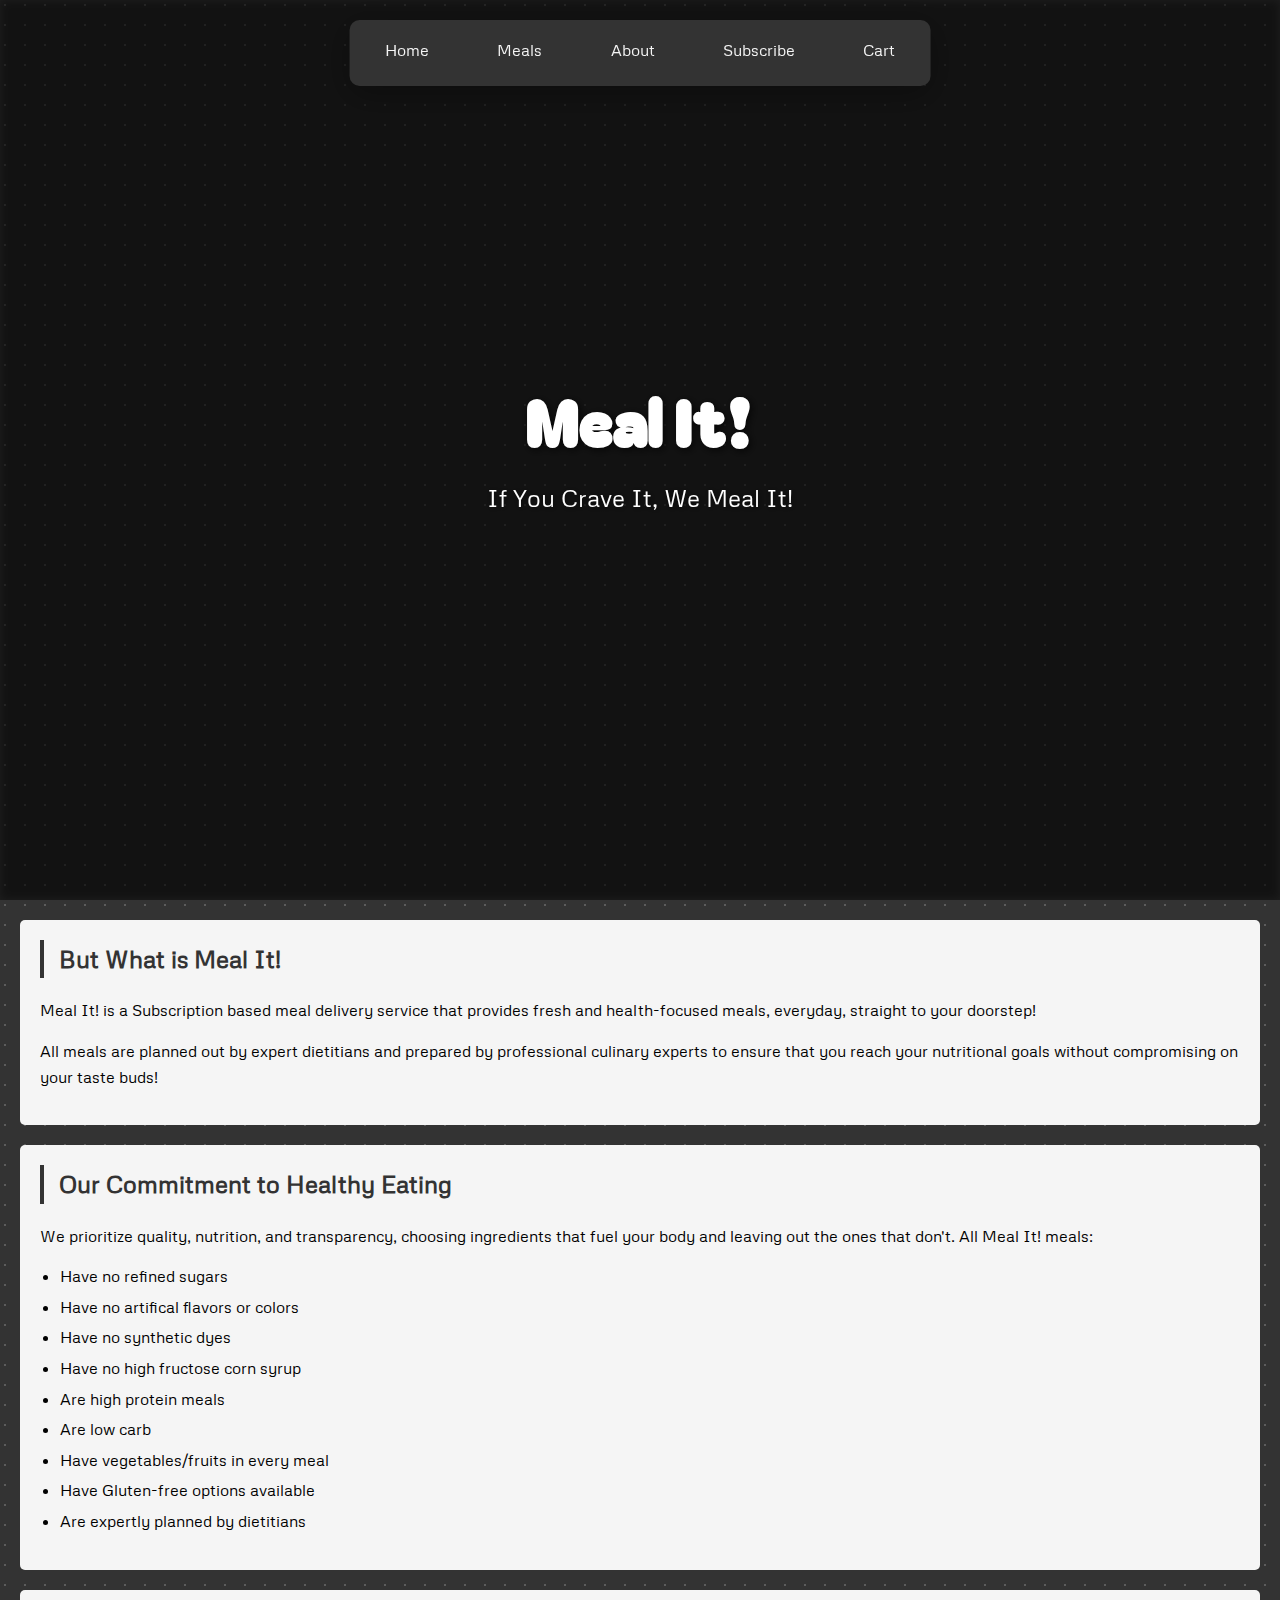
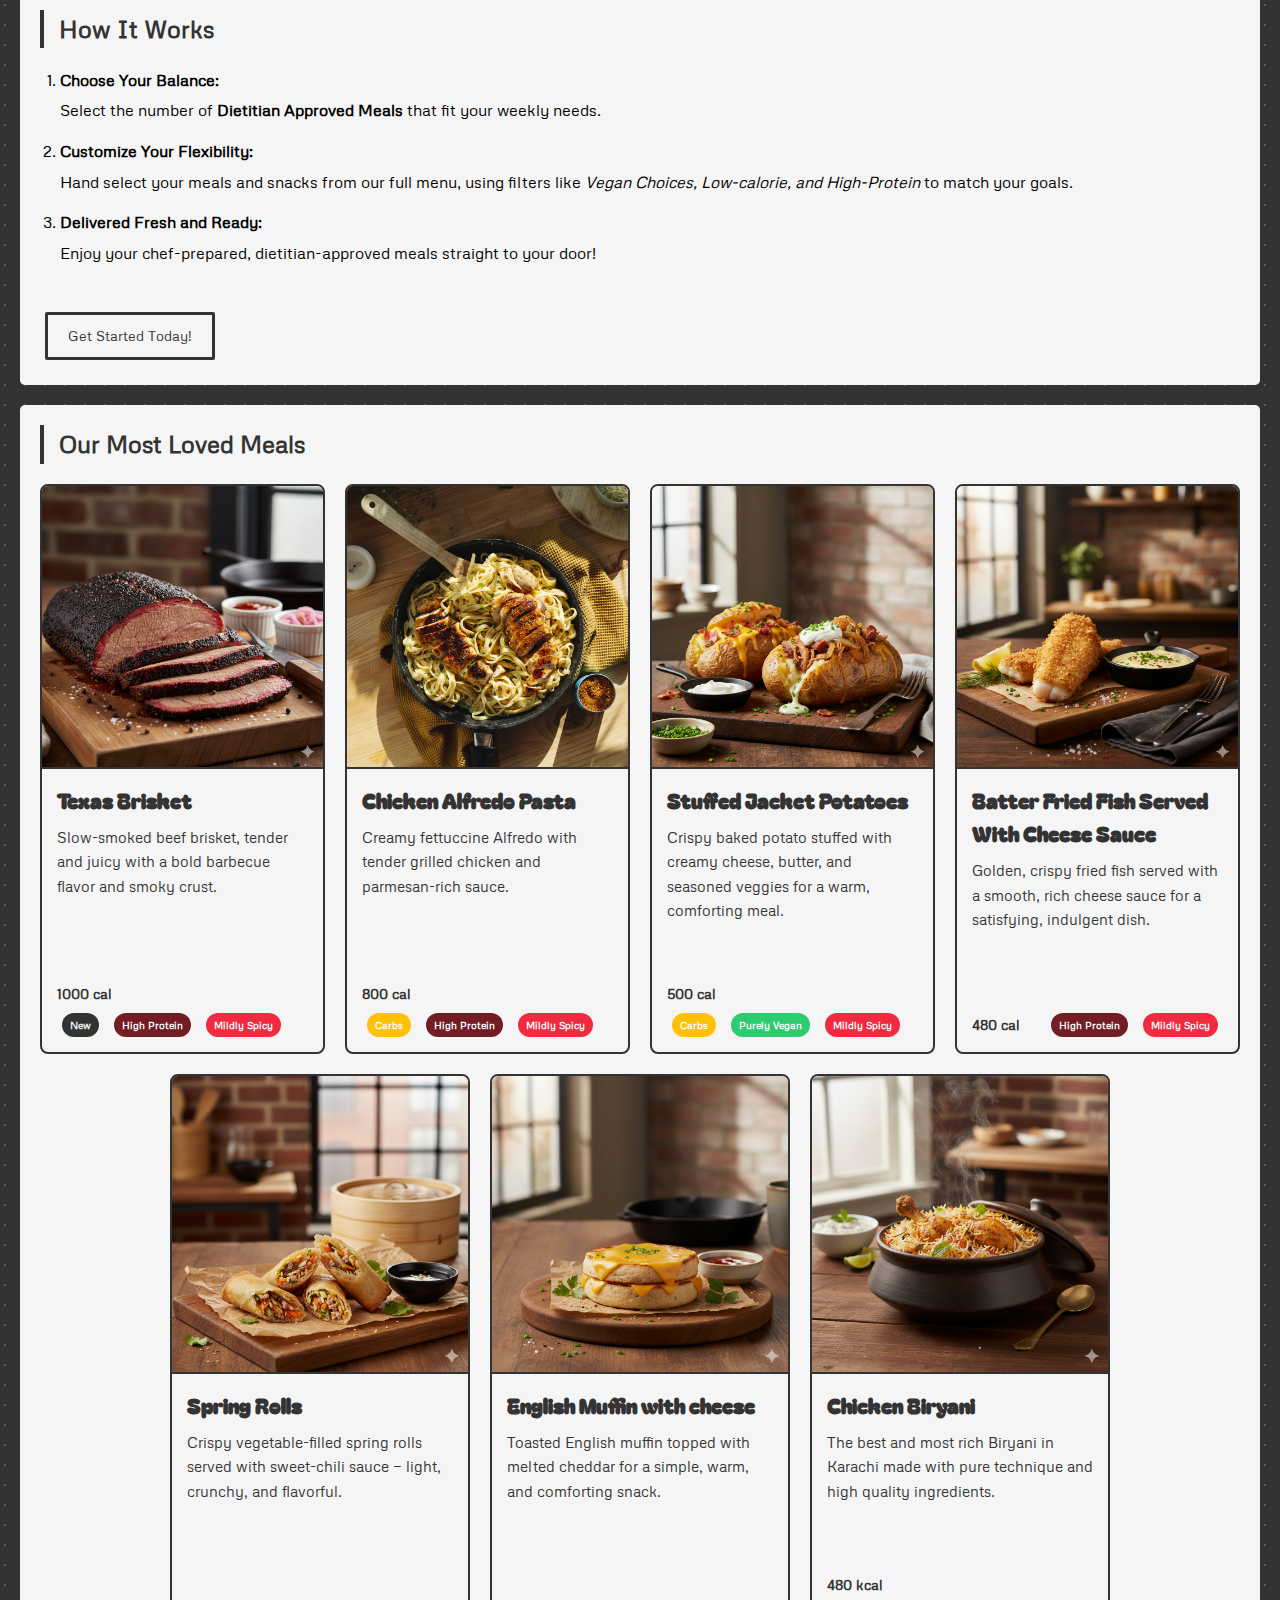
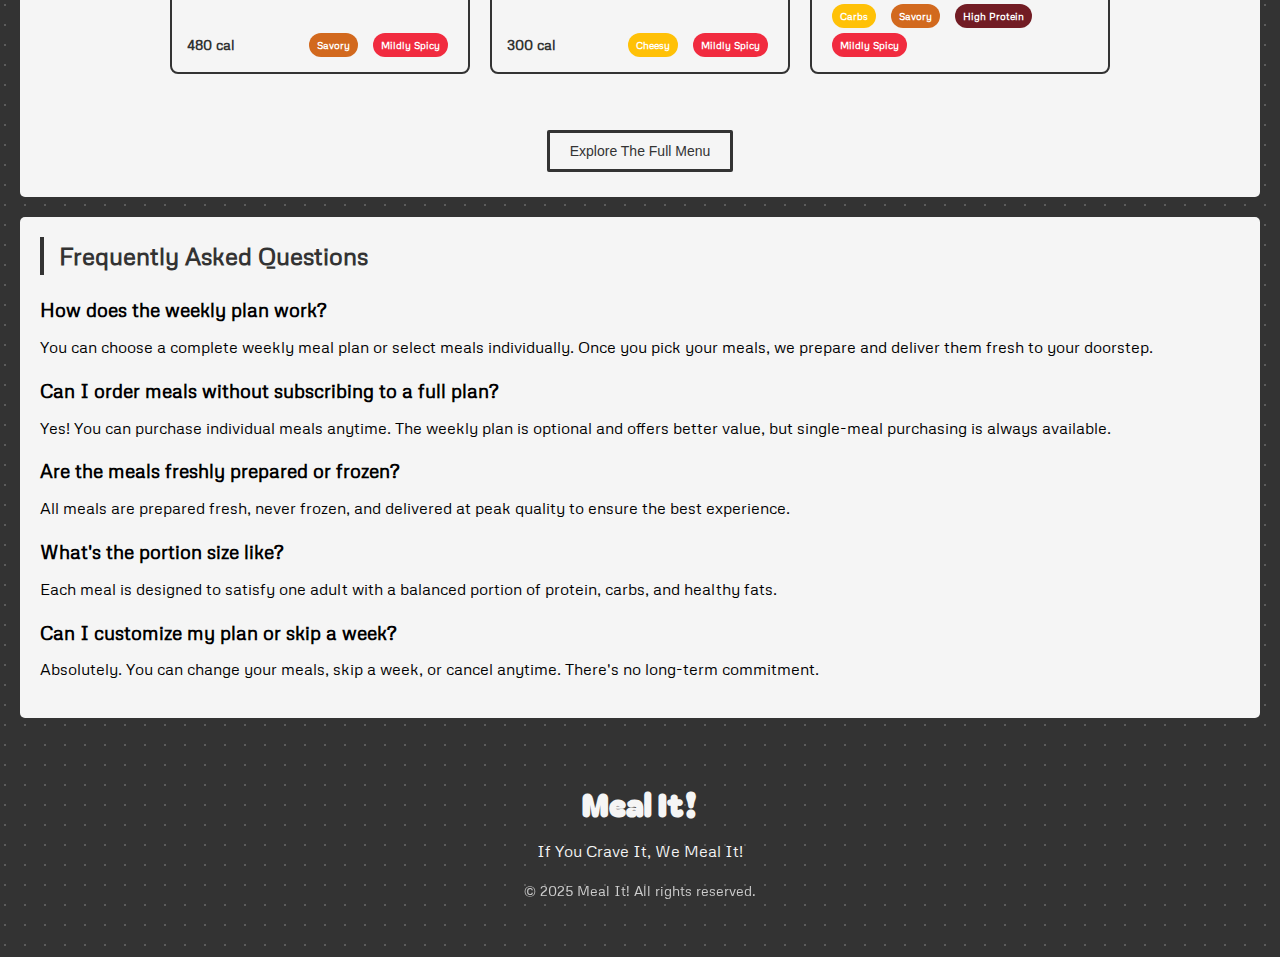
<file: index.html>
<!DOCTYPE html>
<html lang="en">

<head>
    <meta charset="UTF-8">
    <meta name="viewport" content="width=device-width, initial-scale=1.0">
    <title>Meal It! - Healthy Meal Subscription Service</title>
</head>
<link rel="stylesheet" href="index.css">

<body>
    <div class="container">
        <!-- Hero Section with Navigation -->
        <div id="header">
            <nav id="nav">
                <ul>
                    <li><a href="index.html">Home</a></li>
                    <li><a href="menu.html">Meals</a></li>
                    <li><a href="aboutus.html">About</a></li>
                    <li><a href="subscriptionpage.html">Subscribe</a></li>
                    <li class="cart-link">
                        <a href="cart.html">Cart</a>
                        <span class="cart-badge" id="cartBadge">0</span>
                    </li>
                </ul>
            </nav>
            <div class="inner">
                <header>
                    <h1>Meal It!</h1>
                    <p>If You Crave It, We <span class="stronk">Meal It!</span></p>
                </header>
            </div>
        </div>

        <!-- Introduction -->
        <div class="section">
            <h2 class="section-title">But What is <span class="stronk">Meal It!</span></h2>
            <p><span class="stronk">Meal It!</span> is a Subscription based meal delivery service that provides fresh
                and health-focused meals, everyday, straight to your doorstep!</p>
            <p>All meals are planned out by expert dietitians and prepared by professional culinary experts to ensure
                that you reach your nutritional goals without compromising on your taste buds!</p>
        </div>

        <!-- Meals We Offer Section -->
        <div class="section">
            <h2 class="section-title">Our Commitment to Healthy Eating</h2>
            <p>We prioritize quality, nutrition, and transparency, choosing ingredients that fuel your body and leaving
                out the ones that don't. All <span class="stronk">Meal It!</span> meals:</p>
            <ul>
                <li>Have no refined sugars</li>
                <li>Have no artifical flavors or colors</li>
                <li>Have no synthetic dyes</li>
                <li>Have no high fructose corn syrup</li>
                <li>Are high protein meals</li>
                <li>Are low carb</li>
                <li>Have vegetables/fruits in every meal</li>
                <li>Have Gluten-free options available</li>
                <li>Are expertly planned by dietitians</li>
            </ul>
        </div>

        <!-- How It Works Section -->
        <div class="section">
            <h2 class="section-title">How It Works</h2>
            <ol>
                <li><strong>Choose Your Balance:</strong></li>
                <p>Select the number of <strong>Dietitian Approved Meals</strong> that fit your weekly needs.</p>
                <li><strong>Customize Your Flexibility:</strong></li>
                <p>Hand select your meals and snacks from our full menu, using filters like <em>Vegan Choices,
                        Low-calorie, and High-Protein</em> to match your goals.</p>
                <li><strong>Delivered Fresh and Ready:</strong></li>
                <p>Enjoy your chef-prepared, dietitian-approved meals straight to your door!</p>
            </ol>
            <br>
            <a href="subscriptionpage.html" class="button button-primary">Get Started Today!</a>
        </div>

        <!-- Featured Meals Section -->
        <div class="section">
            <h2 class="section-title">Our Most Loved Meals</h2>

            <div class="meal-grid">
                <div class="meal-card">
                    <img src="mealimages/TexasBrisket.png" alt="Texas Brisket">
                    <div class="meal-content">
                        <h3 class="meal-title">Texas Brisket</h3>
                        <p class="meal-desc">Slow-smoked beef brisket, tender and juicy with a bold barbecue flavor and
                            smoky crust.</p>
                        <div class="meal-info">
                            <small>1000 cal</small>
                            <div class="meal-badges">
                                <span class="badge badge-primary">New</span>
                                <span class="badge badge-protein">High Protein</span>
                                <span class="badge badge-spice">Mildly Spicy</span>
                            </div>
                        </div>
                    </div>
                </div>

                <div class="meal-card">
                    <img src="mealimages/AlfredoPasta.png" alt="Alfredo Pasta">
                    <div class="meal-content">
                        <h3 class="meal-title">Chicken Alfredo Pasta</h3>
                        <p class="meal-desc">Creamy fettuccine Alfredo with tender grilled chicken and parmesan-rich
                            sauce.</p>
                        <div class="meal-info">
                            <small>800 cal</small>
                            <div class="meal-badges">
                                <span class="badge badge-carbs">Carbs</span>
                                <span class="badge badge-protein">High Protein</span>
                                <span class="badge badge-spice">Mildly Spicy</span>
                            </div>
                        </div>
                    </div>
                </div>

                <div class="meal-card">
                    <img src="mealimages/stuff jacket.png" alt="Stuffed Jacket Potatoes">
                    <div class="meal-content">
                        <h3 class="meal-title">Stuffed Jacket Potatoes</h3>
                        <p class="meal-desc">Crispy baked potato stuffed with creamy cheese, butter, and seasoned
                            veggies for a warm, comforting meal.</p>
                        <div class="meal-info">
                            <small>500 cal</small>
                            <div class="meal-badges">
                                <span class="badge badge-carbs">Carbs</span>
                                <span class="badge badge-vegan">Purely Vegan</span>
                                <span class="badge badge-spice">Mildly Spicy</span>
                            </div>
                        </div>
                    </div>
                </div>

                <div class="meal-card">
                    <img src="mealimages/friedfish.png" alt="Batter Fried Fish Served With Cheese Sauce">
                    <div class="meal-content">
                        <h3 class="meal-title">Batter Fried Fish Served With Cheese Sauce</h3>
                        <p class="meal-desc">Golden, crispy fried fish served with a smooth, rich cheese sauce for a
                            satisfying, indulgent dish.</p>
                        <div class="meal-info">
                            <small>480 cal</small>
                            <div class="meal-badges">
                                <span class="badge badge-protein">High Protein</span>
                                <span class="badge badge-spice">Mildly Spicy</span>
                            </div>
                        </div>
                    </div>
                </div>

                <div class="meal-card">
                    <img src="mealimages/springrolls.png" alt="Spring Rolls">
                    <div class="meal-content">
                        <h3 class="meal-title">Spring Rolls</h3>
                        <p class="meal-desc">Crispy vegetable-filled spring rolls served with sweet-chili sauce — light,
                            crunchy, and flavorful.</p>
                        <div class="meal-info">
                            <small>480 cal</small>
                            <div class="meal-badges">
                                <span class="badge badge-savory">Savory</span>
                                <span class="badge badge-spice">Mildly Spicy</span>
                            </div>
                        </div>
                    </div>
                </div>

                <div class="meal-card">
                    <img src="mealimages/muffin.png" alt="English Muffin with cheese">
                    <div class="meal-content">
                        <h3 class="meal-title">English Muffin with cheese</h3>
                        <p class="meal-desc">Toasted English muffin topped with melted cheddar for a simple, warm, and
                            comforting snack.</p>
                        <div class="meal-info">
                            <small>300 cal</small>
                            <div class="meal-badges">
                                <span class="badge badge-carbs">Cheesy</span>
                                <span class="badge badge-spice">Mildly Spicy</span>
                            </div>
                        </div>
                    </div>
                </div>

                <div class="meal-card">
                    <img src="mealimages/biryani.png" alt="Chicken Biryani">
                    <div class="meal-content">
                        <h3 class="meal-title">Chicken Biryani</h3>
                        <p class="meal-desc">The best and most rich Biryani in Karachi made with pure technique and high
                            quality ingredients.</p>
                        <div class="meal-info">
                            <small>480 kcal</small>
                            <div class="meal-badges">
                                <span class="badge badge-carbs">Carbs</span>
                                <span class="badge badge-savory">Savory</span>
                                <span class="badge badge-protein">High Protein</span>
                                <span class="badge badge-spice">Mildly Spicy</span>
                            </div>
                        </div>
                    </div>
                </div>
            </div>
            <br><br>
            <center><a href="menu.html"><button class="button button-primary">Explore The Full Menu</button></a></center>
        </div>

        <!-- FAQ Section -->
        <div class="section">
            <h2 class="section-title">Frequently Asked Questions</h2>

            <h3>How does the weekly plan work?</h3>
            <p>You can choose a complete weekly meal plan or select meals individually. Once you pick your meals, we
                prepare and deliver them fresh to your doorstep.</p>

            <h3>Can I order meals without subscribing to a full plan?</h3>
            <p>Yes! You can purchase individual meals anytime. The weekly plan is optional and offers better value, but
                single-meal purchasing is always available.</p>

            <h3>Are the meals freshly prepared or frozen?</h3>
            <p>All meals are prepared fresh, never frozen, and delivered at peak quality to ensure the best experience.
            </p>

            <h3>What's the portion size like?</h3>
            <p>Each meal is designed to satisfy one adult with a balanced portion of protein, carbs, and healthy fats.
            </p>

            <h3>Can I customize my plan or skip a week?</h3>
            <p>Absolutely. You can change your meals, skip a week, or cancel anytime. There's no long-term commitment.
            </p>
        </div>

        <!-- Footer -->
        <footer id="footer">
            <h2 class="stronk">Meal It!</h2>
            <p>If You Crave It, We <span class="stronk">Meal It!</span></p>
            <p class="small">&copy; 2025 Meal It! All rights reserved.</p>
        </footer>

    </div>
</body>
<script src="cart.js"></script>
</html>
</file>
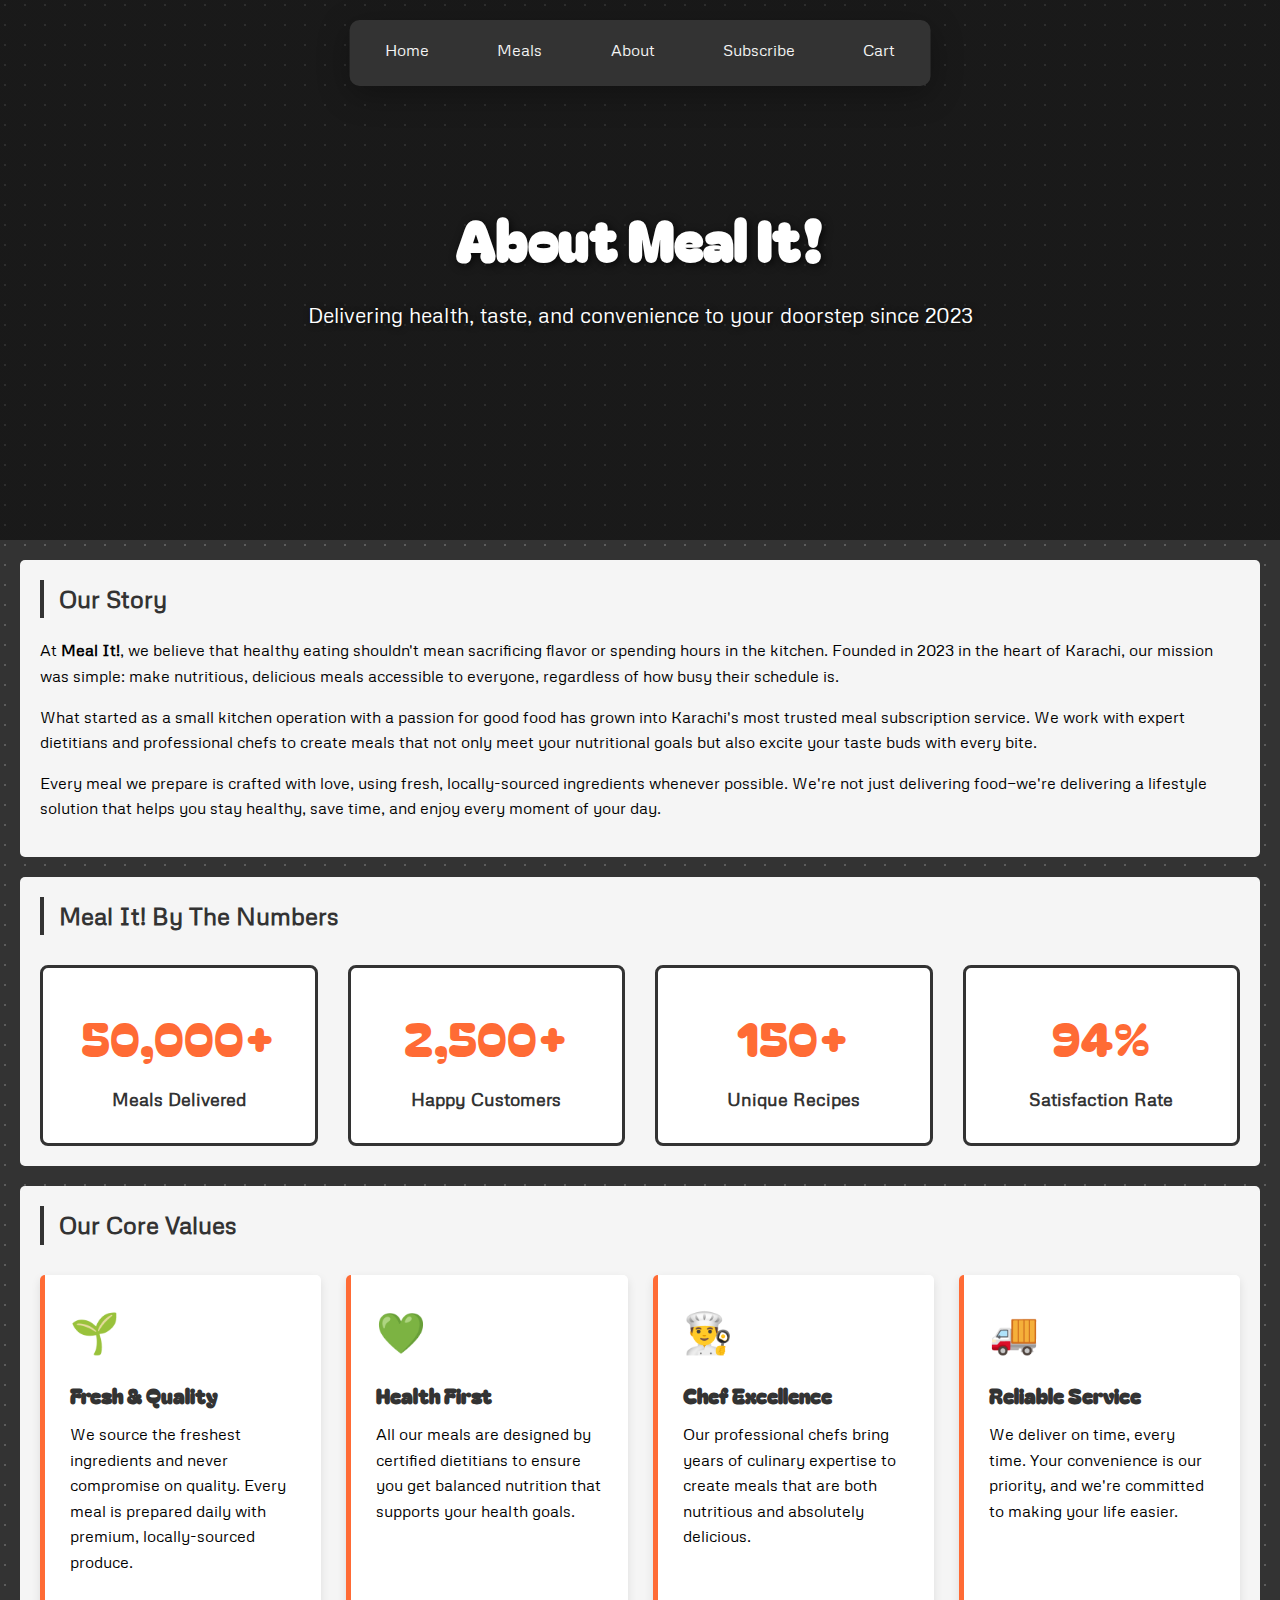
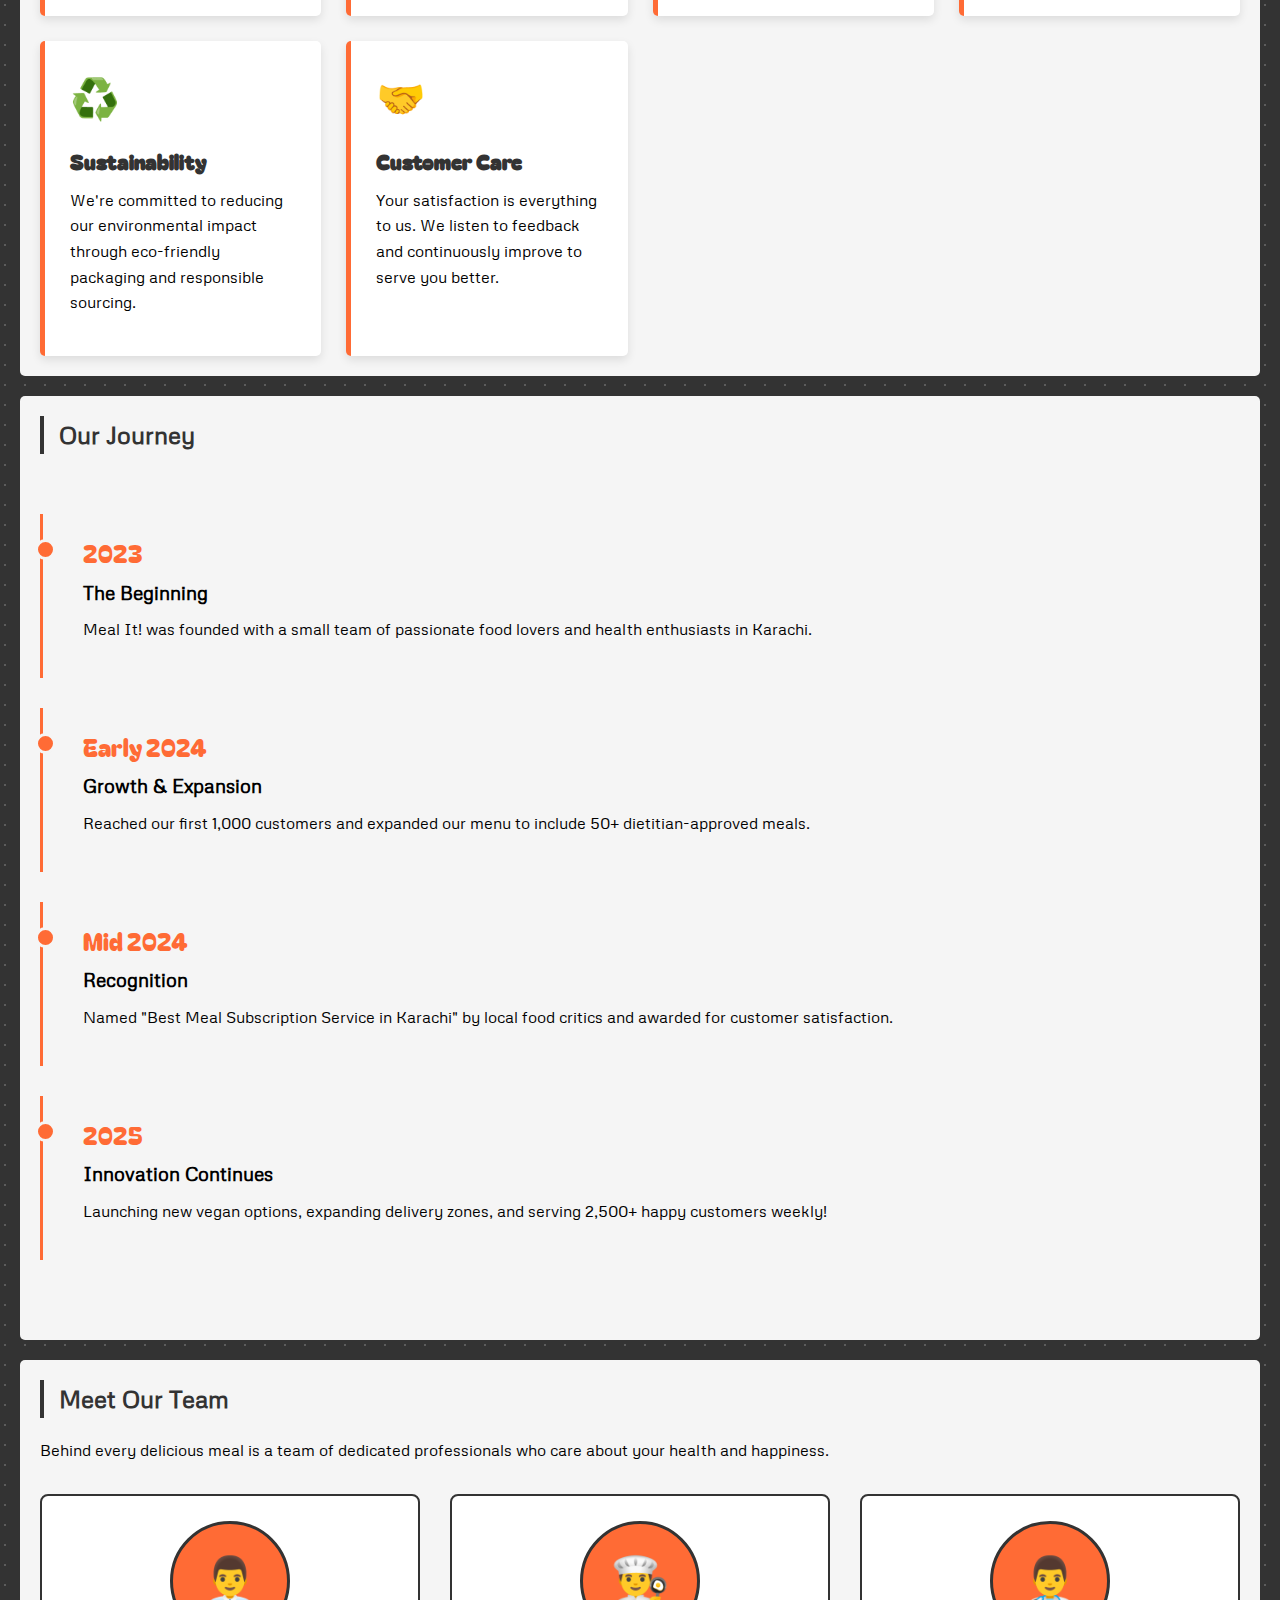
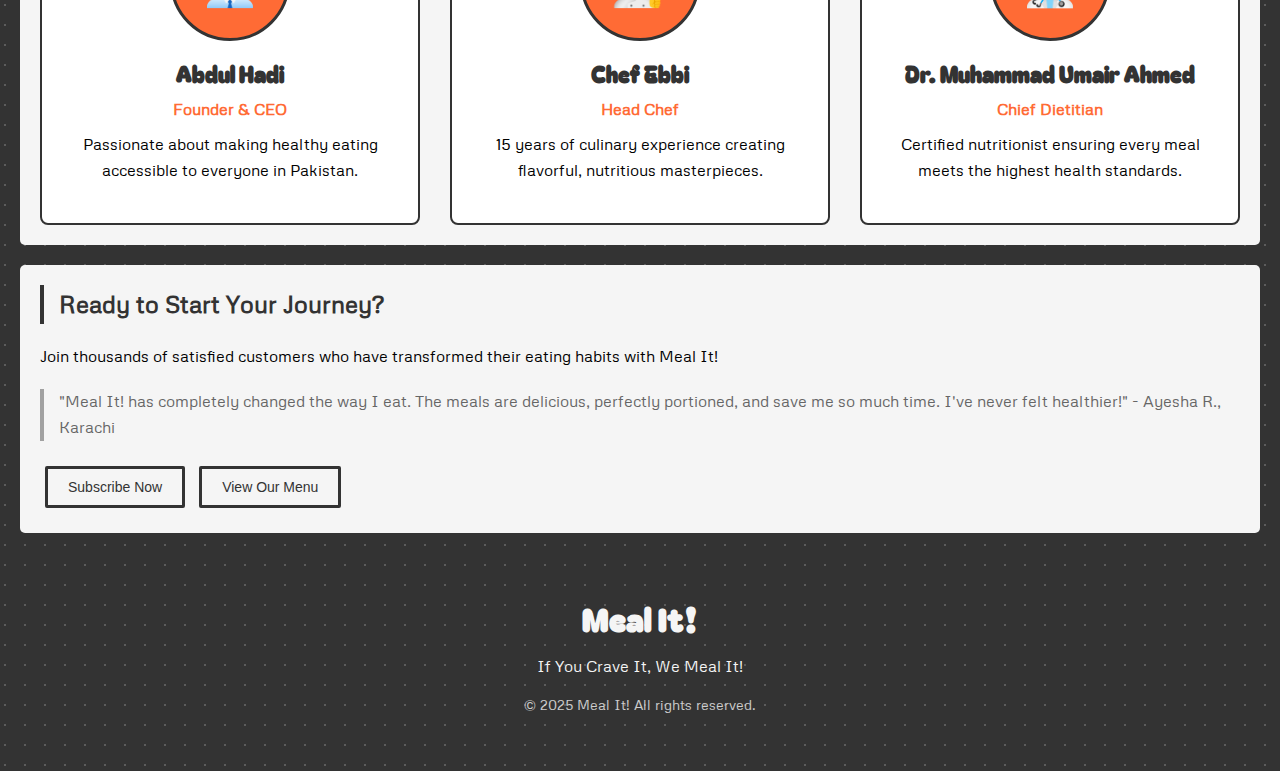
<file: aboutus.html>
<!DOCTYPE html>
<html lang="en">

<head>
    <meta charset="UTF-8">
    <meta name="viewport" content="width=device-width, initial-scale=1.0">
    <title>About Us - Meal It!</title>
    <link rel="stylesheet" href="index.css">
</head>

<body>
    <div class="container">
        <!-- Navigation -->
        <nav id="nav">
            <ul>
                <li><a href="index.html">Home</a></li>
                <li><a href="menu.html">Meals</a></li>
                <li><a href="aboutus.html">About</a></li>
                <li><a href="subscriptionpage.html">Subscribe</a></li>
                <li class="cart-link">
                    <a href="cart.html">Cart</a>
                    <span class="cart-badge" id="cartBadge">0</span>
                </li>
            </ul>
        </nav>

        <!-- Hero Section -->
        <div class="hero-about">
            <div class="inner">
                <h1>About <span class="stronk">Meal It!</span></h1>
                <p>Delivering health, taste, and convenience to your doorstep since 2023</p>
            </div>
        </div>

        <!-- Our Story Section -->
        <div class="section">
            <h2 class="section-title">Our Story</h2>
            <p>At <strong class="stronk">Meal It!</strong>, we believe that healthy eating shouldn't mean sacrificing
                flavor or spending hours in the kitchen. Founded in 2023 in the heart of Karachi, our mission was
                simple: make nutritious, delicious meals accessible to everyone, regardless of how busy their schedule
                is.</p>

            <p>What started as a small kitchen operation with a passion for good food has grown into Karachi's most
                trusted meal subscription service. We work with expert dietitians and professional chefs to create meals
                that not only meet your nutritional goals but also excite your taste buds with every bite.</p>

            <p>Every meal we prepare is crafted with love, using fresh, locally-sourced ingredients whenever possible.
                We're not just delivering food—we're delivering a lifestyle solution that helps you stay healthy, save
                time, and enjoy every moment of your day.</p>
        </div>

        <!-- Stats Section -->
        <div class="section">
            <h2 class="section-title">Meal It! By The Numbers</h2>
            <div class="stats-grid">
                <div class="stat-card">
                    <div class="stat-number">50,000+</div>
                    <div class="stat-label">Meals Delivered</div>
                </div>
                <div class="stat-card">
                    <div class="stat-number">2,500+</div>
                    <div class="stat-label">Happy Customers</div>
                </div>
                <div class="stat-card">
                    <div class="stat-number">150+</div>
                    <div class="stat-label">Unique Recipes</div>
                </div>
                <div class="stat-card">
                    <div class="stat-number">94%</div>
                    <div class="stat-label">Satisfaction Rate</div>
                </div>
            </div>
        </div>

        <!-- Our Values Section -->
        <div class="section">
            <h2 class="section-title">Our Core Values</h2>
            <div class="values-grid">
                <div class="value-card">
                    <div class="value-icon">🌱</div>
                    <h3 class="value-title">Fresh & Quality</h3>
                    <p>We source the freshest ingredients and never compromise on quality. Every meal is prepared daily
                        with premium, locally-sourced produce.</p>
                </div>
                <div class="value-card">
                    <div class="value-icon">💚</div>
                    <h3 class="value-title">Health First</h3>
                    <p>All our meals are designed by certified dietitians to ensure you get balanced nutrition that
                        supports your health goals.</p>
                </div>
                <div class="value-card">
                    <div class="value-icon">👨‍🍳</div>
                    <h3 class="value-title">Chef Excellence</h3>
                    <p>Our professional chefs bring years of culinary expertise to create meals that are both nutritious
                        and absolutely delicious.</p>
                </div>
                <div class="value-card">
                    <div class="value-icon">🚚</div>
                    <h3 class="value-title">Reliable Service</h3>
                    <p>We deliver on time, every time. Your convenience is our priority, and we're committed to making
                        your life easier.</p>
                </div>
                <div class="value-card">
                    <div class="value-icon">♻️</div>
                    <h3 class="value-title">Sustainability</h3>
                    <p>We're committed to reducing our environmental impact through eco-friendly packaging and
                        responsible sourcing.</p>
                </div>
                <div class="value-card">
                    <div class="value-icon">🤝</div>
                    <h3 class="value-title">Customer Care</h3>
                    <p>Your satisfaction is everything to us. We listen to feedback and continuously improve to serve
                        you better.</p>
                </div>
            </div>
        </div>

        <!-- Timeline Section -->
        <div class="section">
            <h2 class="section-title">Our Journey</h2>
            <div class="timeline">
                <div class="timeline-item">
                    <div class="timeline-year">2023</div>
                    <h3>The Beginning</h3>
                    <p>Meal It! was founded with a small team of passionate food lovers and health enthusiasts in
                        Karachi.</p>
                </div>
                <div class="timeline-item">
                    <div class="timeline-year">Early 2024</div>
                    <h3>Growth & Expansion</h3>
                    <p>Reached our first 1,000 customers and expanded our menu to include 50+ dietitian-approved meals.
                    </p>
                </div>
                <div class="timeline-item">
                    <div class="timeline-year">Mid 2024</div>
                    <h3>Recognition</h3>
                    <p>Named "Best Meal Subscription Service in Karachi" by local food critics and awarded for customer
                        satisfaction.</p>
                </div>
                <div class="timeline-item">
                    <div class="timeline-year">2025</div>
                    <h3>Innovation Continues</h3>
                    <p>Launching new vegan options, expanding delivery zones, and serving 2,500+ happy customers weekly!
                    </p>
                </div>
            </div>
        </div>

        <!-- Team Section -->
        <div class="section">
            <h2 class="section-title">Meet Our Team</h2>
            <p>Behind every delicious meal is a team of dedicated professionals who care about your health and
                happiness.</p>

            <div class="team-grid">
                <div class="team-member">
                    <div class="team-avatar">👨‍💼</div>
                    <h3 class="team-name">Abdul Hadi</h3>
                    <div class="team-role">Founder & CEO</div>
                    <p>Passionate about making healthy eating accessible to everyone in Pakistan.</p>
                </div>
                <div class="team-member">
                    <div class="team-avatar">👨‍🍳</div>
                    <h3 class="team-name">Chef Ebbi</h3>
                    <div class="team-role">Head Chef</div>
                    <p>15 years of culinary experience creating flavorful, nutritious masterpieces.</p>
                </div>
                <div class="team-member">
                    <div class="team-avatar">👨‍⚕️</div>
                    <h3 class="team-name">Dr. Muhammad Umair Ahmed</h3>
                    <div class="team-role">Chief Dietitian</div>
                    <p>Certified nutritionist ensuring every meal meets the highest health standards.</p>
                </div>
            </div>
        </div>

        <!-- Call to Action -->
        <div class="section">
            <h2 class="section-title">Ready to Start Your Journey?</h2>
            <p>Join thousands of satisfied customers who have transformed their eating habits with <span class="stronk">Meal It!</span></p>
            <blockquote style="border-left: 4px solid #a1a1a1; padding-left: 15px; margin: 20px 0; color: #666;">
                "Meal It! has completely changed the way I eat. The meals are delicious, perfectly portioned, and save
                me so much time. I've never felt healthier!" - Ayesha R., Karachi
            </blockquote>
            <button class="button button-primary" onclick="window.location.href='subscriptionpage.html'">Subscribe
                Now</button>
            <button class="button button-primary" onclick="window.location.href='menu.html'">View Our Menu</button>
        </div>

        <!-- Footer -->
        <footer id="footer">
            <h2 class="stronk">Meal It!</h2>
            <p>If You Crave It, We <span class="stronk">Meal It!</span></p>
            <p class="small">&copy; 2025 Meal It! All rights reserved.</p>
        </footer>
    </div>
</body>
    <script src="cart.js"></script>
</html>
</file>
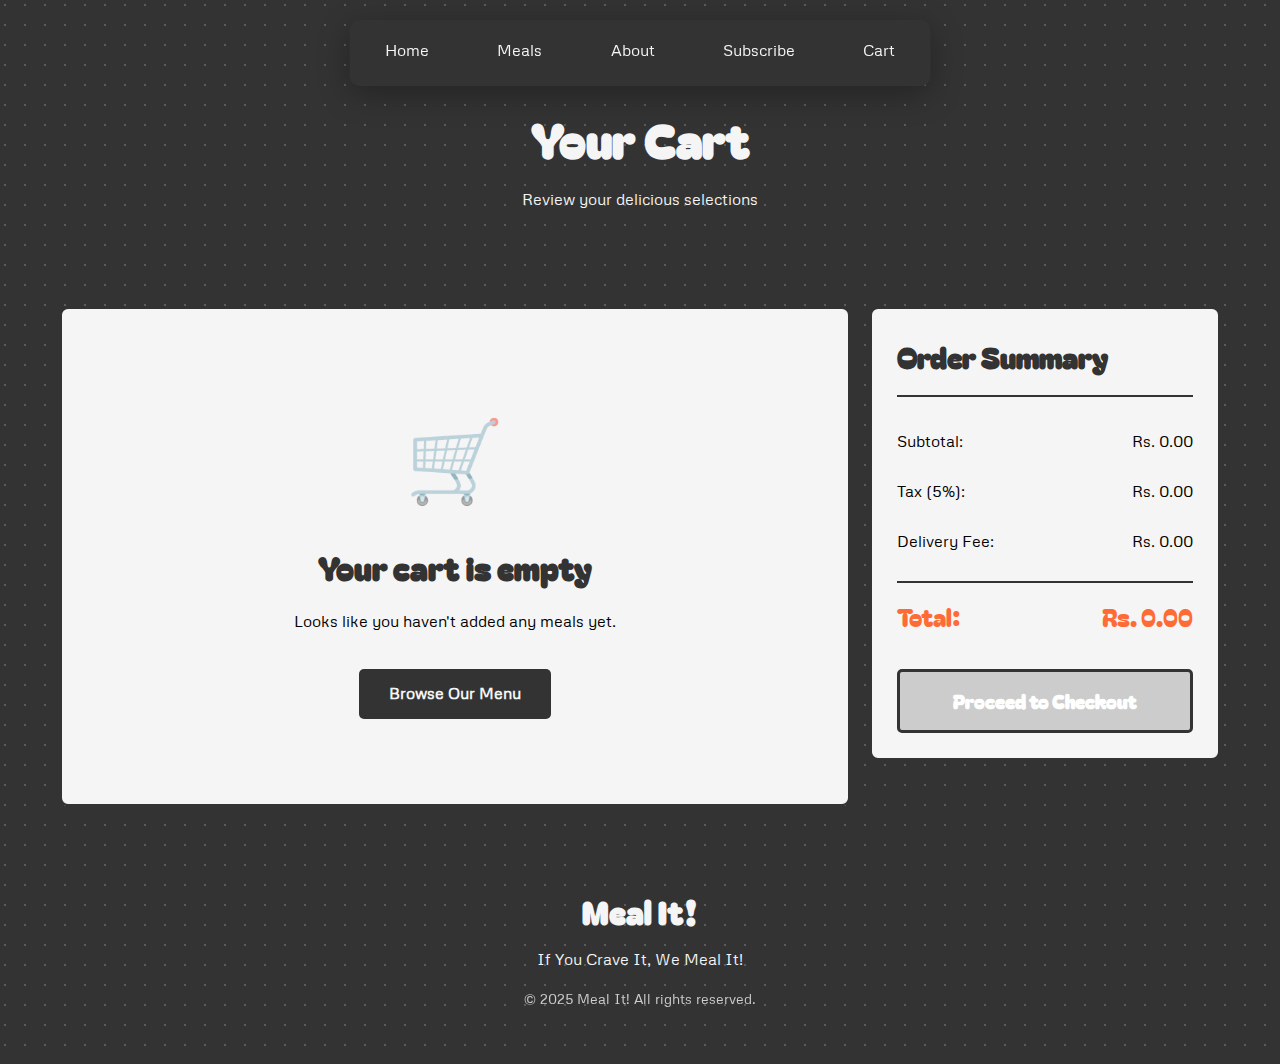
<file: cart.html>
<!DOCTYPE html>
<html lang="en">

<head>
    <meta charset="UTF-8">
    <meta name="viewport" content="width=device-width, initial-scale=1.0">
    <title>Cart - Meal It!</title>
    <link rel="stylesheet" href="index.css">
</head>

<body>
    <!-- Cart notification popup -->
    <div class="cart-notification" id="cartNotification"></div>

    <div class="container">
        <nav id="nav">
            <ul>
                <li><a href="index.html">Home</a></li>
                <li><a href="menu.html">Meals</a></li>
                <li><a href="aboutus.html">About</a></li>
                <li><a href="subscriptionpage.html">Subscribe</a></li>
                <li class="cart-link">
                    <a href="cart.html">Cart</a>
                    <span class="cart-badge" id="cartBadge">0</span>
                </li>
            </ul>
        </nav>

        <!-- Cart Header -->
        <div class="cart-header">
            <h1 class="stronk">Your Cart</h1>
            <p>Review your delicious selections</p>
        </div>

        <!-- Cart Content -->
        <div class="cart-container">
            <div class="cart-content">
                <!-- Cart Items Section -->
                <div class="cart-items-section">
                    <div id="cartItemsContainer">
                        <!-- Cart items will be loaded here by JavaScript -->
                    </div>
                </div>

                <!-- Cart Summary -->
                <div class="cart-summary" id="cartSummary">
                    <h2 class="summary-title">Order Summary</h2>
                    <div class="summary-row">
                        <span>Subtotal:</span>
                        <span id="subtotal">Rs. 0.00</span>
                    </div>
                    <div class="summary-row">
                        <span>Tax (5%):</span>
                        <span id="tax">Rs. 0.00</span>
                    </div>
                    <div class="summary-row">
                        <span>Delivery Fee:</span>
                        <span id="delivery">Rs. 200.00</span>
                    </div>
                    <div class="summary-row total">
                        <span>Total:</span>
                        <span id="total">Rs. 0.00</span>
                    </div>
                    <button class="checkout-btn" id="checkoutBtn">Proceed to Checkout</button>
                </div>
            </div>
        </div>

        <!-- Footer -->
        <footer id="footer">
            <h2 class="stronk">Meal It!</h2>
            <p>If You Crave It, We <span class="stronk">Meal It!</span></p>
            <p class="small">&copy; 2025 Meal It! All rights reserved.</p>
        </footer>
    </div>

    <script src="cart.js"></script>
</body>

</html>
</file>
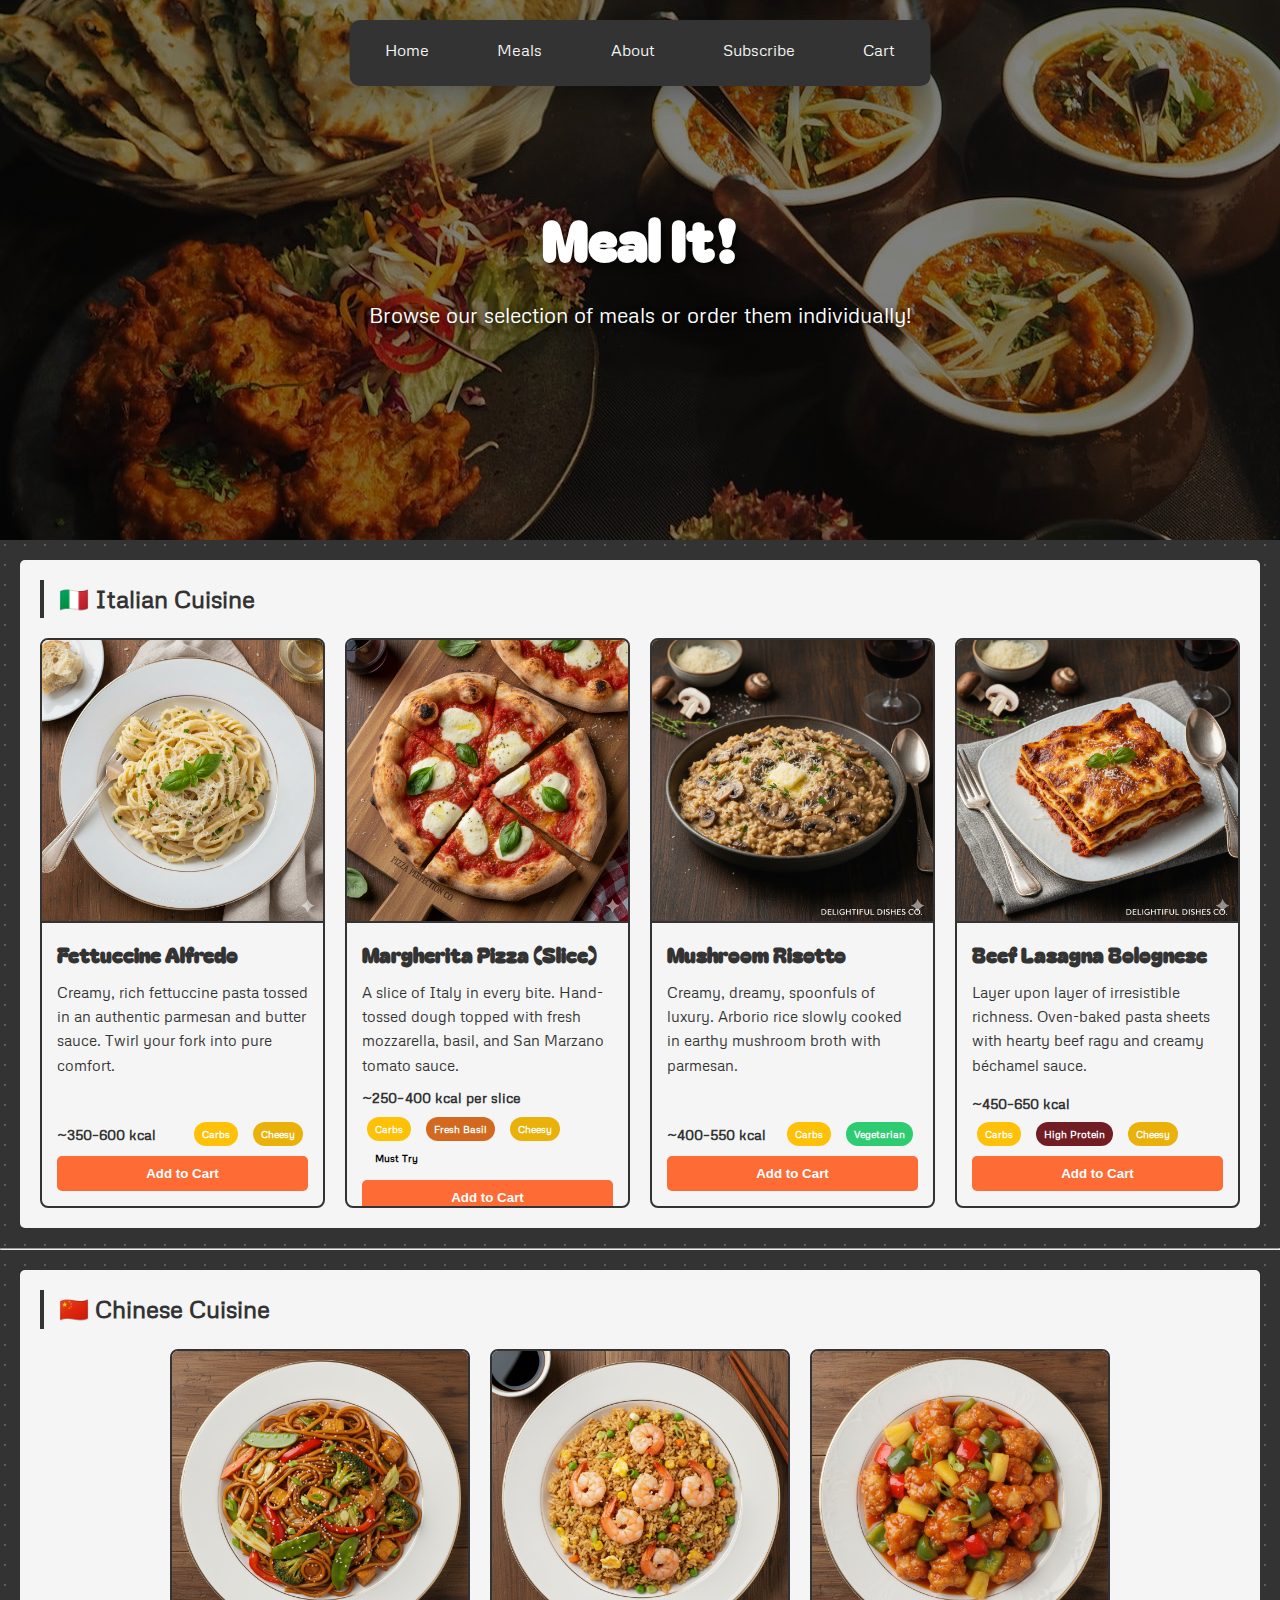
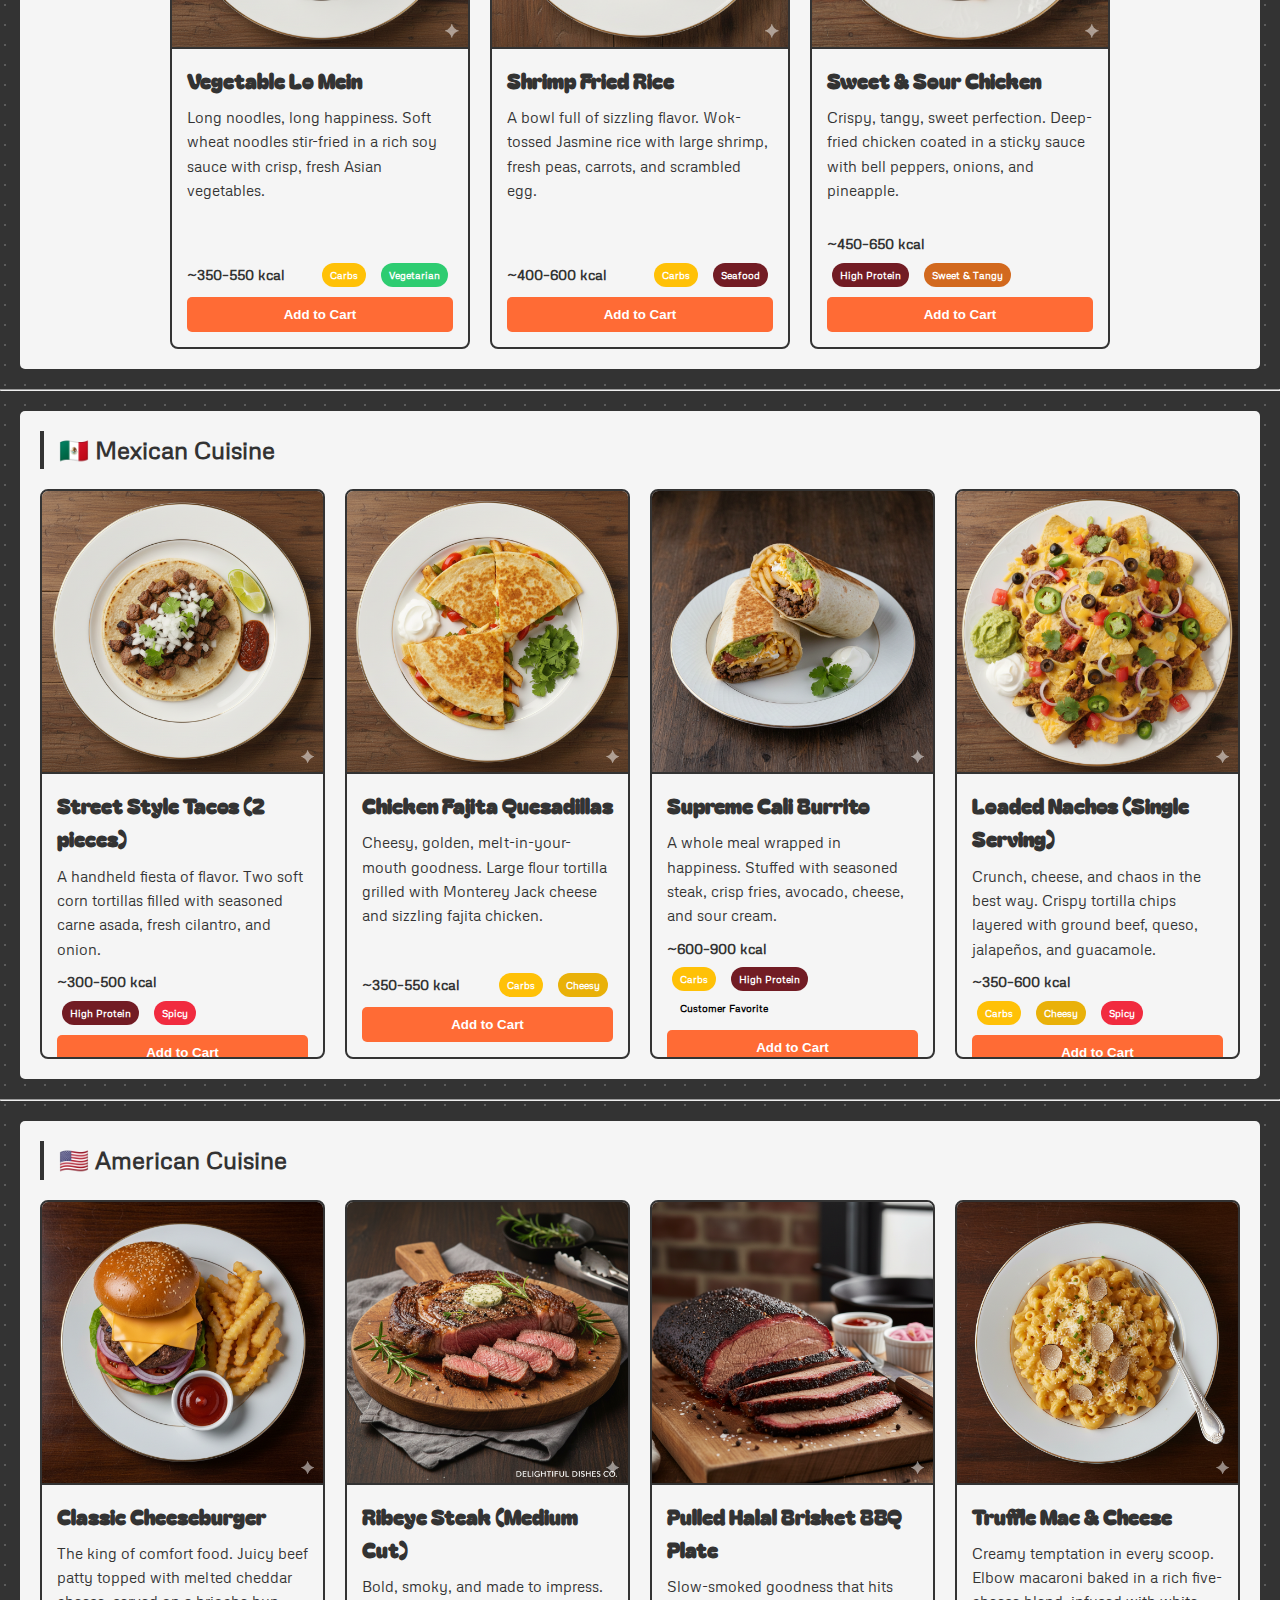
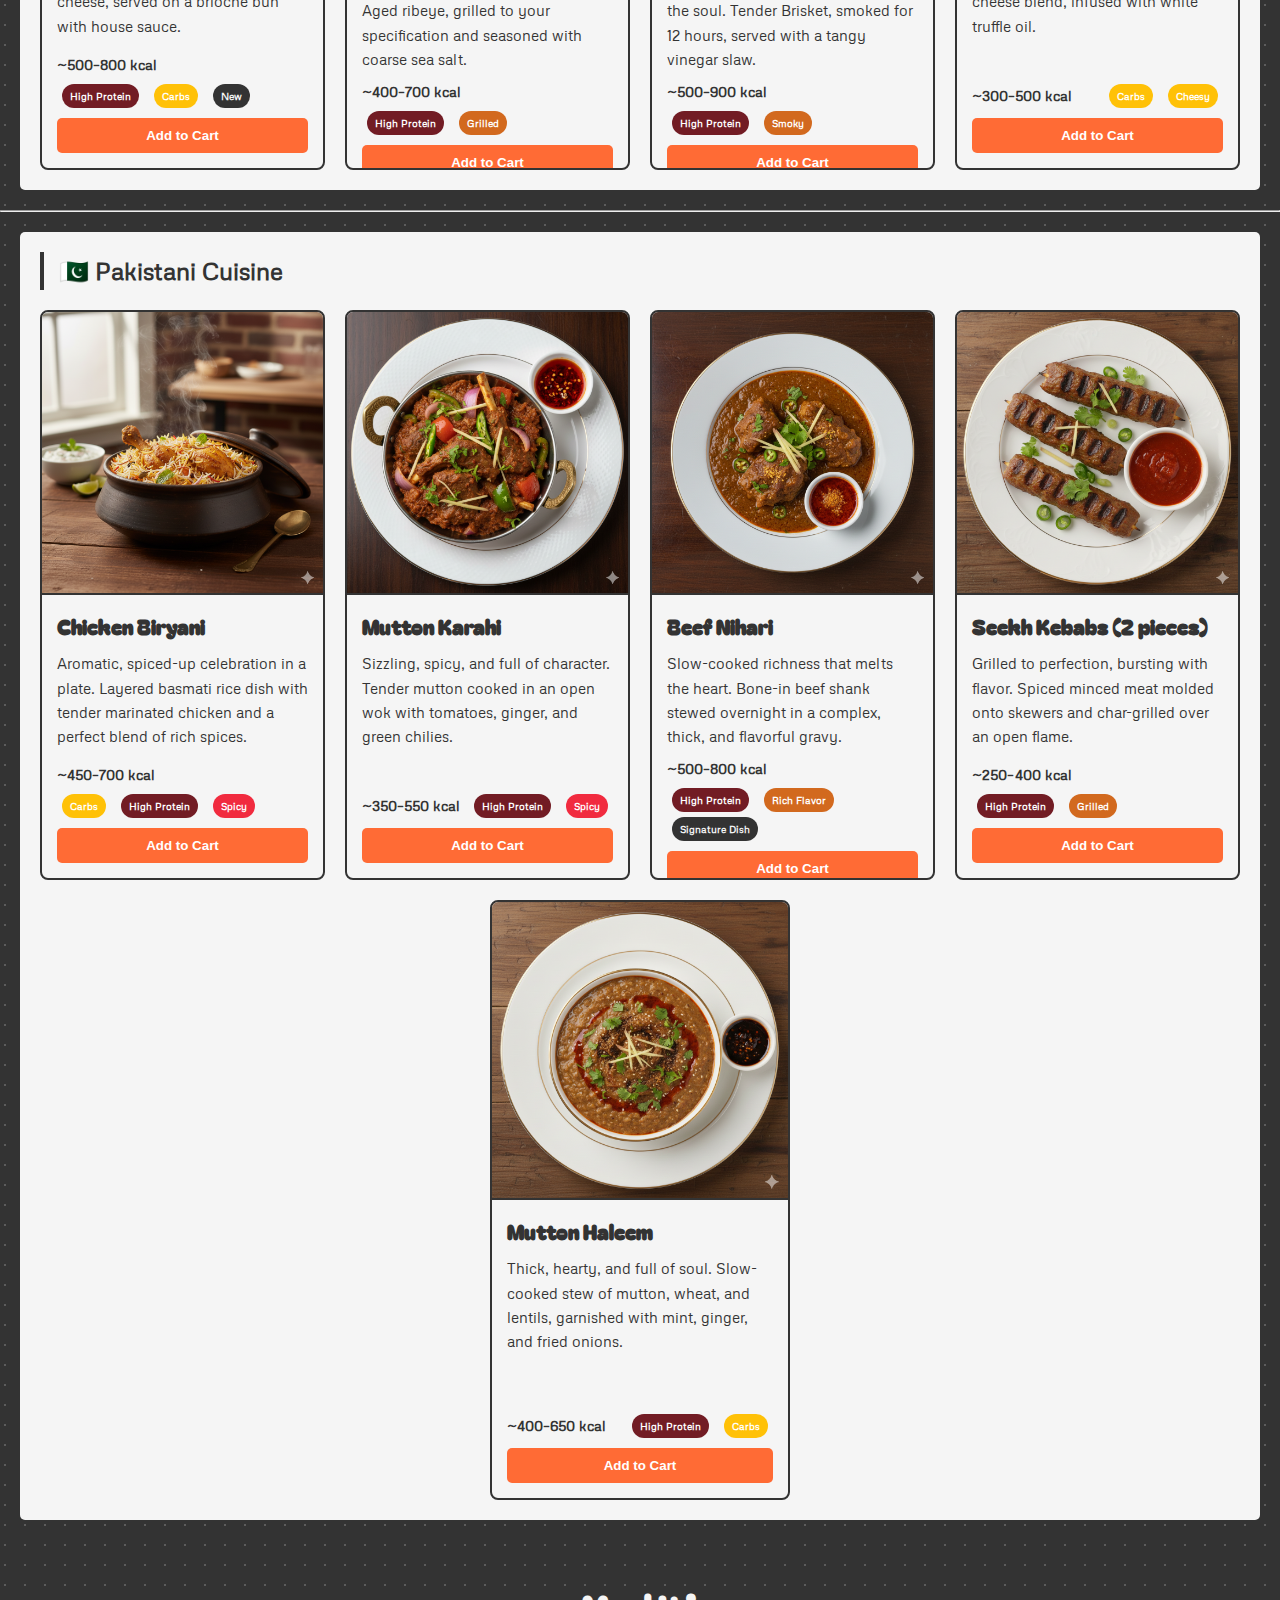
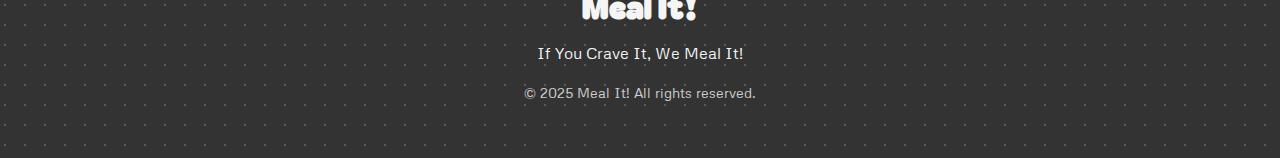
<file: menu.html>
<!DOCTYPE html>
<html lang="en">

<head>
    <meta charset="UTF-8">
    <meta name="viewport" content="width=device-width, initial-scale=1.0">
    <title>Menu</title>
    <link rel="stylesheet" href="index.css">
</head>

<body>
    <!-- Cart notification popup -->
    <div class="cart-notification" id="cartNotification">
        Item added to cart!
    </div>

    <div class="container">

        <nav id="nav">
            <ul>
                <li><a href="index.html">Home</a></li>
                <li><a href="menu.html">Meals</a></li>
                <li><a href="aboutus.html">About</a></li>
                <li><a href="subscriptionpage.html">Subscribe</a></li>
                <li class="cart-link">
                    <a href="cart.html">Cart</a>
                    <span class="cart-badge" id="cartBadge">0</span>
                </li>
            </ul>
        </nav>
        <div class="hero-meals">
            <div class="inner">
                <h1>Meal It!</h1>
                <p>Browse our selection of meals or order them individually!</p>
            </div>
        </div>


        <div class="section">
            <h2 class="section-title">🇮🇹 Italian Cuisine</h2>

            <div class="meal-grid">
                <div class="meal-card">
                    <img src="mealimages/fettucini alfredo.png" alt="Fettuccine Alfredo">

                    <div class="meal-content">
                        <h3 class="meal-title">Fettuccine Alfredo</h3>
                        <p class="meal-desc">Creamy, rich fettuccine pasta tossed in an authentic parmesan and butter
                            sauce. Twirl your fork into pure comfort.</p>

                        <div class="meal-info">
                            <small>~350–600 kcal</small>
                            <div class="meal-badges">
                                <span class="badge badge-carbs">Carbs</span>
                                <span class="badge badge-cheese">Cheesy</span>
                            </div>
                        </div>
                        <button class="add-to-cart-btn" data-meal-id="italian-fettuccine"
                            data-meal-name="Fettuccine Alfredo" data-meal-price="950">Add to Cart</button>
                    </div>
                </div>

                <div class="meal-card">
                    <img src="mealimages/margheritapizza.png" alt="Pizza">

                    <div class="meal-content">
                        <h3 class="meal-title">Margherita Pizza (Slice)</h3>
                        <p class="meal-desc">A slice of Italy in every bite. Hand-tossed dough topped with fresh
                            mozzarella, basil, and San Marzano tomato sauce.</p>

                        <div class="meal-info">
                            <small>~250–400 kcal per slice</small>
                            <div class="meal-badges">
                                <span class="badge badge-carbs">Carbs</span>
                                <span class="badge badge-savory">Fresh Basil</span>
                                <span class="badge badge-cheese">Cheesy</span>
                                <span class="badge badge-special">Must Try</span>
                            </div>
                        </div>
                        <button class="add-to-cart-btn" data-meal-id="italian-pizza"
                            data-meal-name="Margherita Pizza (Slice)" data-meal-price="650">Add to Cart</button>
                    </div>
                </div>

                <div class="meal-card">
                    <img src="mealimages/mushroomrisotto.png" alt="Risotto">

                    <div class="meal-content">
                        <h3 class="meal-title">Mushroom Risotto</h3>
                        <p class="meal-desc">Creamy, dreamy, spoonfuls of luxury. Arborio rice slowly cooked in earthy
                            mushroom broth with parmesan.</p>

                        <div class="meal-info">
                            <small>~400–550 kcal</small>
                            <div class="meal-badges">
                                <span class="badge badge-carbs">Carbs</span>
                                <span class="badge badge-vegan">Vegetarian</span>
                            </div>
                        </div>
                        <button class="add-to-cart-btn" data-meal-id="italian-risotto" data-meal-name="Mushroom Risotto"
                            data-meal-price="1100">Add to Cart</button>
                    </div>
                </div>

                <div class="meal-card">
                    <img src="mealimages/lasagnabolognese.png" alt="Lasagna">

                    <div class="meal-content">
                        <h3 class="meal-title">Beef Lasagna Bolognese</h3>
                        <p class="meal-desc">Layer upon layer of irresistible richness. Oven-baked pasta sheets with
                            hearty beef ragu and creamy béchamel sauce.</p>

                        <div class="meal-info">
                            <small>~450–650 kcal</small>
                            <div class="meal-badges">
                                <span class="badge badge-carbs">Carbs</span>
                                <span class="badge badge-protein">High Protein</span>
                                <span class="badge badge-cheese">Cheesy</span>
                            </div>
                        </div>
                        <button class="add-to-cart-btn" data-meal-id="italian-lasagna"
                            data-meal-name="Beef Lasagna Bolognese" data-meal-price="1200">Add to Cart</button>
                    </div>
                </div>
            </div>
        </div>

        <hr>

        <div class="section">
            <h2 class="section-title">🇨🇳 Chinese Cuisine</h2>

            <div class="meal-grid">
                <div class="meal-card">
                    <img src="mealimages/lo mein.png" alt="Noodles">

                    <div class="meal-content">
                        <h3 class="meal-title">Vegetable Lo Mein</h3>
                        <p class="meal-desc">Long noodles, long happiness. Soft wheat noodles stir-fried in a rich soy
                            sauce with crisp, fresh Asian vegetables.</p>

                        <div class="meal-info">
                            <small>~350–550 kcal</small>
                            <div class="meal-badges">
                                <span class="badge badge-carbs">Carbs</span>
                                <span class="badge badge-vegan">Vegetarian</span>
                            </div>
                        </div>
                        <button class="add-to-cart-btn" data-meal-id="chinese-lomein" data-meal-name="Vegetable Lo Mein"
                            data-meal-price="850">Add to Cart</button>
                    </div>
                </div>

                <div class="meal-card">
                    <img src="mealimages/shrimprice.png" alt="Fried Rice">

                    <div class="meal-content">
                        <h3 class="meal-title">Shrimp Fried Rice</h3>
                        <p class="meal-desc">A bowl full of sizzling flavor. Wok-tossed Jasmine rice with large shrimp,
                            fresh peas, carrots, and scrambled egg.</p>

                        <div class="meal-info">
                            <small>~400–600 kcal</small>
                            <div class="meal-badges">
                                <span class="badge badge-carbs">Carbs</span>
                                <span class="badge badge-protein">Seafood</span>
                            </div>
                        </div>
                        <button class="add-to-cart-btn" data-meal-id="chinese-friedrice"
                            data-meal-name="Shrimp Fried Rice" data-meal-price="1050">Add to Cart</button>
                    </div>
                </div>

                <div class="meal-card">
                    <img src="mealimages/sweetandsourchicken.png" alt="Sweet & Sour Chicken">

                    <div class="meal-content">
                        <h3 class="meal-title">Sweet & Sour Chicken</h3>
                        <p class="meal-desc">Crispy, tangy, sweet perfection. Deep-fried chicken coated in a sticky
                            sauce with bell peppers, onions, and pineapple.</p>

                        <div class="meal-info">
                            <small>~450–650 kcal</small>
                            <div class="meal-badges">
                                <span class="badge badge-protein">High Protein</span>
                                <span class="badge badge-savory">Sweet & Tangy</span>
                            </div>
                        </div>
                        <button class="add-to-cart-btn" data-meal-id="chinese-sweetsour"
                            data-meal-name="Sweet & Sour Chicken" data-meal-price="950">Add to Cart</button>
                    </div>
                </div>
            </div>
        </div>

        <hr>

        <div class="section">
            <h2 class="section-title">🇲🇽 Mexican Cuisine</h2>

            <div class="meal-grid">
                <div class="meal-card">
                    <img src="mealimages/taco.png" alt="Tacos">

                    <div class="meal-content">
                        <h3 class="meal-title">Street Style Tacos (2 pieces)</h3>
                        <p class="meal-desc">A handheld fiesta of flavor. Two soft corn tortillas filled with seasoned
                            carne asada, fresh cilantro, and onion.</p>

                        <div class="meal-info">
                            <small>~300–500 kcal</small>
                            <div class="meal-badges">
                                <span class="badge badge-protein">High Protein</span>
                                <span class="badge badge-spice">Spicy</span>
                            </div>
                        </div>
                        <button class="add-to-cart-btn" data-meal-id="mexican-tacos"
                            data-meal-name="Street Style Tacos (2 pieces)" data-meal-price="800">Add to Cart</button>
                    </div>
                </div>

                <div class="meal-card">
                    <img src="mealimages/quesadilla.png" alt="Quesadillas">

                    <div class="meal-content">
                        <h3 class="meal-title">Chicken Fajita Quesadillas</h3>
                        <p class="meal-desc">Cheesy, golden, melt-in-your-mouth goodness. Large flour tortilla grilled
                            with Monterey Jack cheese and sizzling fajita chicken.</p>

                        <div class="meal-info">
                            <small>~350–550 kcal</small>
                            <div class="meal-badges">
                                <span class="badge badge-carbs">Carbs</span>
                                <span class="badge badge-cheese">Cheesy</span>
                            </div>
                        </div>
                        <button class="add-to-cart-btn" data-meal-id="mexican-quesadilla"
                            data-meal-name="Chicken Fajita Quesadillas" data-meal-price="900">Add to Cart</button>
                    </div>
                </div>

                <div class="meal-card">
                    <img src="mealimages/burritto.png" alt="Burrito">

                    <div class="meal-content">
                        <h3 class="meal-title">Supreme Cali Burrito</h3>
                        <p class="meal-desc">A whole meal wrapped in happiness. Stuffed with seasoned steak, crisp
                            fries, avocado, cheese, and sour cream.</p>

                        <div class="meal-info">
                            <small>~600–900 kcal</small>
                            <div class="meal-badges">
                                <span class="badge badge-carbs">Carbs</span>
                                <span class="badge badge-protein">High Protein</span>
                                <span class="badge badge-special">Customer Favorite</span>
                            </div>
                        </div>
                        <button class="add-to-cart-btn" data-meal-id="mexican-burrito"
                            data-meal-name="Supreme Cali Burrito" data-meal-price="1100">Add to Cart</button>
                    </div>
                </div>

                <div class="meal-card">
                    <img src="mealimages/nachos.png" alt="Nachos">

                    <div class="meal-content">
                        <h3 class="meal-title">Loaded Nachos (Single Serving)</h3>
                        <p class="meal-desc">Crunch, cheese, and chaos in the best way. Crispy tortilla chips layered
                            with ground beef, queso, jalapeños, and guacamole.</p>

                        <div class="meal-info">
                            <small>~350–600 kcal</small>
                            <div class="meal-badges">
                                <span class="badge badge-carbs">Carbs</span>
                                <span class="badge badge-cheese">Cheesy</span>
                                <span class="badge badge-spice">Spicy</span>
                            </div>
                        </div>
                        <button class="add-to-cart-btn" data-meal-id="mexican-nachos"
                            data-meal-name="Loaded Nachos (Single Serving)" data-meal-price="750">Add to Cart</button>
                    </div>
                </div>
            </div>
        </div>

        <hr>

        <div class="section">
            <h2 class="section-title">🇺🇸 American Cuisine</h2>

            <div class="meal-grid">
                <div class="meal-card">
                    <img src="mealimages/burger.png" alt="Burgers">

                    <div class="meal-content">
                        <h3 class="meal-title">Classic Cheeseburger</h3>
                        <p class="meal-desc">The king of comfort food. Juicy beef patty topped with melted cheddar
                            cheese, served on a brioche bun with house sauce.</p>

                        <div class="meal-info">
                            <small>~500–800 kcal</small>
                            <div class="meal-badges">
                                <span class="badge badge-protein">High Protein</span>
                                <span class="badge badge-carbs">Carbs</span>
                                <span class="badge badge-primary">New</span>
                            </div>
                        </div>
                        <button class="add-to-cart-btn" data-meal-id="american-burger"
                            data-meal-name="Classic Cheeseburger" data-meal-price="900">Add to Cart</button>
                    </div>
                </div>

                <div class="meal-card">
                    <img src="mealimages/ribeyesteak.png" alt="Steaks">

                    <div class="meal-content">
                        <h3 class="meal-title">Ribeye Steak (Medium Cut)</h3>
                        <p class="meal-desc">Bold, smoky, and made to impress. Aged ribeye, grilled to your
                            specification and seasoned with coarse sea salt.</p>

                        <div class="meal-info">
                            <small>~400–700 kcal</small>
                            <div class="meal-badges">
                                <span class="badge badge-protein">High Protein</span>
                                <span class="badge badge-savory">Grilled</span>
                            </div>
                        </div>
                        <button class="add-to-cart-btn" data-meal-id="american-steak"
                            data-meal-name="Ribeye Steak (Medium Cut)" data-meal-price="1850">Add to Cart</button>
                    </div>
                </div>

                <div class="meal-card">
                    <img src="mealimages/TexasBrisket.png" alt="Barbecue">

                    <div class="meal-content">
                        <h3 class="meal-title">Pulled Halal Brisket BBQ Plate</h3>
                        <p class="meal-desc">Slow-smoked goodness that hits the soul. Tender Brisket, smoked for 12
                            hours, served with a tangy vinegar slaw.</p>

                        <div class="meal-info">
                            <small>~500–900 kcal</small>
                            <div class="meal-badges">
                                <span class="badge badge-protein">High Protein</span>
                                <span class="badge badge-savory">Smoky</span>
                            </div>
                        </div>
                        <button class="add-to-cart-btn" data-meal-id="american-bbq"
                            data-meal-name="Pulled Pork BBQ Plate" data-meal-price="1300">Add to Cart</button>
                    </div>
                </div>

                <div class="meal-card">
                    <img src="mealimages/mac&cheese.png" alt="Mac & Cheese">

                    <div class="meal-content">
                        <h3 class="meal-title">Truffle Mac & Cheese</h3>
                        <p class="meal-desc">Creamy temptation in every scoop. Elbow macaroni baked in a rich
                            five-cheese blend, infused with white truffle oil.</p>

                        <div class="meal-info">
                            <small>~300–500 kcal</small>
                            <div class="meal-badges">
                                <span class="badge badge-carbs">Carbs</span>
                                <span class="badge badge-carbs">Cheesy</span>
                            </div>
                        </div>
                        <button class="add-to-cart-btn" data-meal-id="american-mac"
                            data-meal-name="Truffle Mac & Cheese" data-meal-price="850">Add to Cart</button>
                    </div>
                </div>
            </div>
        </div>

        <hr>

        <div class="section">
            <h2 class="section-title">🇵🇰 Pakistani Cuisine</h2>

            <div class="meal-grid">
                <div class="meal-card">
                    <img src="mealimages/biryani.png" alt="Biryani">

                    <div class="meal-content">
                        <h3 class="meal-title">Chicken Biryani</h3>
                        <p class="meal-desc">Aromatic, spiced-up celebration in a plate. Layered basmati rice dish with
                            tender marinated chicken and a perfect blend of rich spices.</p>

                        <div class="meal-info">
                            <small>~450–700 kcal</small>
                            <div class="meal-badges">
                                <span class="badge badge-carbs">Carbs</span>
                                <span class="badge badge-protein">High Protein</span>
                                <span class="badge badge-spice">Spicy</span>
                            </div>
                        </div>
                        <button class="add-to-cart-btn" data-meal-id="pakistani-biryani"
                            data-meal-name="Chicken Biryani" data-meal-price="1050">Add to Cart</button>
                    </div>
                </div>

                <div class="meal-card">
                    <img src="mealimages/karahi.png" alt="Karahi">

                    <div class="meal-content">
                        <h3 class="meal-title">Mutton Karahi</h3>
                        <p class="meal-desc">Sizzling, spicy, and full of character. Tender mutton cooked in an open wok
                            with tomatoes, ginger, and green chilies.</p>

                        <div class="meal-info">
                            <small>~350–550 kcal</small>
                            <div class="meal-badges">
                                <span class="badge badge-protein">High Protein</span>
                                <span class="badge badge-spice">Spicy</span>
                            </div>
                        </div>
                        <button class="add-to-cart-btn" data-meal-id="pakistani-karahi" data-meal-name="Mutton Karahi"
                            data-meal-price="1350">Add to Cart</button>
                    </div>
                </div>

                <div class="meal-card">
                    <img src="mealimages/nihari.png" alt="Nihari">

                    <div class="meal-content">
                        <h3 class="meal-title">Beef Nihari</h3>
                        <p class="meal-desc">Slow-cooked richness that melts the heart. Bone-in beef shank stewed
                            overnight in a complex, thick, and flavorful gravy.</p>

                        <div class="meal-info">
                            <small>~500–800 kcal</small>
                            <div class="meal-badges">
                                <span class="badge badge-protein">High Protein</span>
                                <span class="badge badge-savory">Rich Flavor</span>
                                <span class="badge badge-primary">Signature Dish</span>
                            </div>
                        </div>
                        <button class="add-to-cart-btn" data-meal-id="pakistani-nihari" data-meal-name="Beef Nihari"
                            data-meal-price="1200">Add to Cart</button>
                    </div>
                </div>

                <div class="meal-card">
                    <img src="mealimages/kebabs.png" alt="Kebabs">

                    <div class="meal-content">
                        <h3 class="meal-title">Seekh Kebabs (2 pieces)</h3>
                        <p class="meal-desc">Grilled to perfection, bursting with flavor. Spiced minced meat molded onto
                            skewers and char-grilled over an open flame.</p>

                        <div class="meal-info">
                            <small>~250–400 kcal</small>
                            <div class="meal-badges">
                                <span class="badge badge-protein">High Protein</span>
                                <span class="badge badge-savory">Grilled</span>
                            </div>
                        </div>
                        <button class="add-to-cart-btn" data-meal-id="pakistani-kebab"
                            data-meal-name="Seekh Kebabs (2 pieces)" data-meal-price="900">Add to Cart</button>
                    </div>
                </div>

                <div class="meal-card">
                    <img src="mealimages/beef haleem.png" alt="Haleem">

                    <div class="meal-content">
                        <h3 class="meal-title">Mutton Haleem</h3>
                        <p class="meal-desc">Thick, hearty, and full of soul. Slow-cooked stew of mutton, wheat, and
                            lentils, garnished with mint, ginger, and fried onions.</p>

                        <div class="meal-info">
                            <small>~400–650 kcal</small>
                            <div class="meal-badges">
                                <span class="badge badge-protein">High Protein</span>
                                <span class="badge badge-carbs">Carbs</span>
                            </div>
                        </div>
                        <button class="add-to-cart-btn" data-meal-id="pakistani-haleem" data-meal-name="Mutton Haleem"
                            data-meal-price="1100">Add to Cart</button>
                    </div>
                </div>
            </div>
        </div>

        <!-- Footer -->
        <footer id="footer">
            <h2 class="stronk">Meal It!</h2>
            <p>If You Crave It, We <span class="stronk">Meal It!</span></p>
            <p class="small">&copy; 2025 Meal It! All rights reserved.</p>
        </footer>
    </div>

    <script src="cart.js"></script>
</body>

</html>
</file>
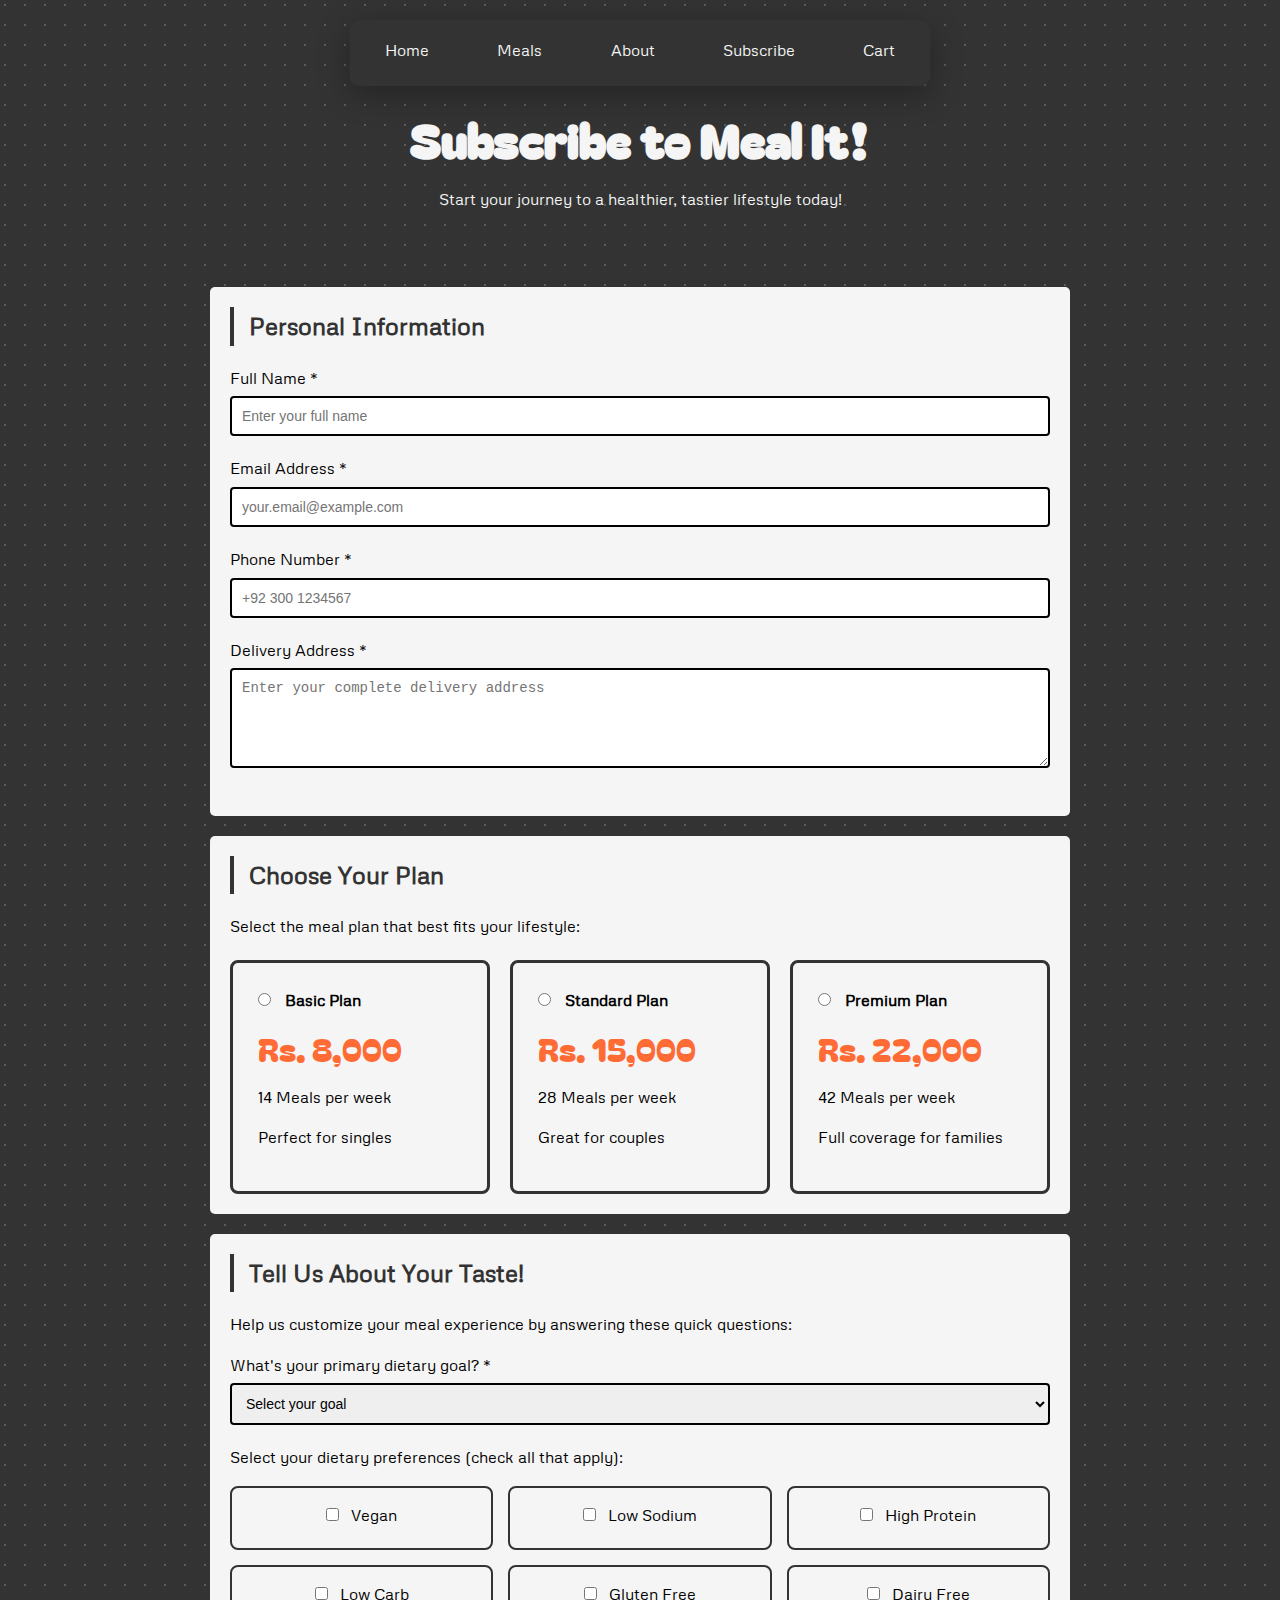
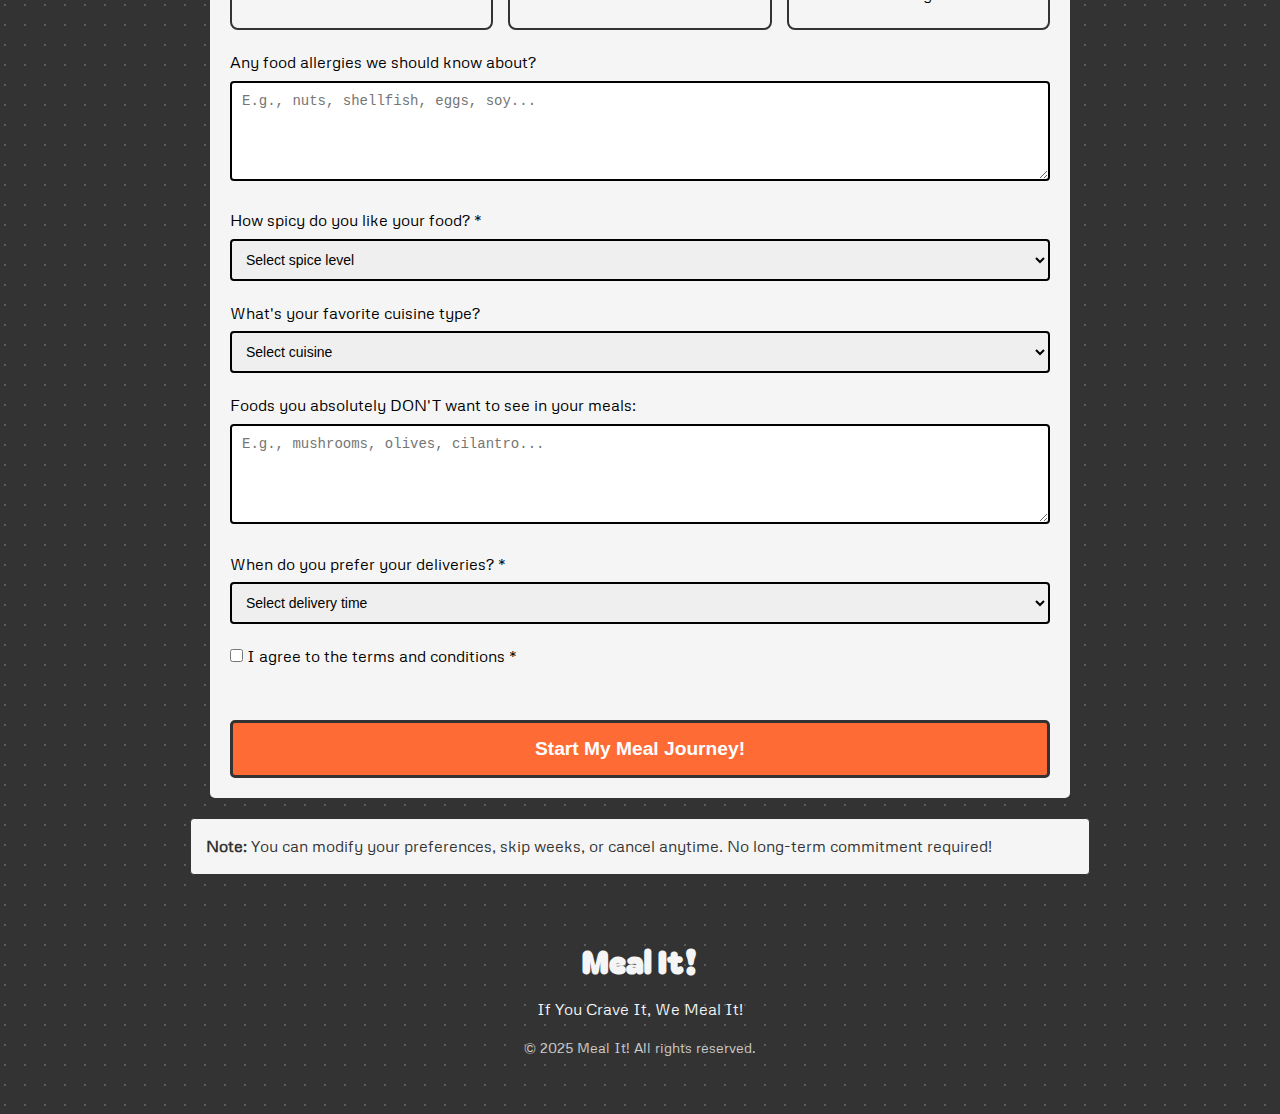
<file: subscriptionpage.html>
<!DOCTYPE html>
<html lang="en">

<head>
    <meta charset="UTF-8">
    <meta name="viewport" content="width=device-width, initial-scale=1.0">
    <title>Subscribe - Meal It!</title>
    <link rel="stylesheet" href="index.css">
</head>

<body>
    <div class="container">
        <!-- Navigation -->
        <nav id="nav">
            <ul>
                <li><a href="index.html">Home</a></li>
                <li><a href="menu.html">Meals</a></li>
                <li><a href="aboutus.html">About</a></li>
                <li><a href="subscriptionpage.html">Subscribe</a></li>
                <li class="cart-link">
                    <a href="cart.html">Cart</a>
                    <span class="cart-badge" id="cartBadge">0</span>
                </li>
            </ul>
        </nav>

        <!-- Page Header -->
        <div class="page-header">
            <h1 class="stronk">Subscribe to Meal It!</h1>
            <p>Start your journey to a healthier, tastier lifestyle today!</p>
        </div>

        <!-- Subscription Form -->
        <div class="form-container">
            <div class="section">
                <h2 class="section-title">Personal Information</h2>

                <div class="form-group">
                    <label for="full-name">Full Name *</label>
                    <input type="text" id="full-name" placeholder="Enter your full name" required>
                </div>

                <div class="form-group">
                    <label for="email">Email Address *</label>
                    <input type="email" id="email" placeholder="your.email@example.com" required>
                </div>

                <div class="form-group">
                    <label for="phone">Phone Number *</label>
                    <input type="tel" id="phone" placeholder="+92 300 1234567" required>
                </div>

                <div class="form-group">
                    <label for="address">Delivery Address *</label>
                    <textarea id="address" placeholder="Enter your complete delivery address" required></textarea>
                </div>
            </div>

            <!-- Subscription Plan Selection -->
            <div class="section">
                <h2 class="section-title">Choose Your Plan</h2>
                <p>Select the meal plan that best fits your lifestyle:</p>

                <div class="plan-cards">
                    <div class="plan-card">
                        <label>
                            <input type="radio" name="plan" value="basic" required>
                            <strong>Basic Plan</strong>
                        </label>
                        <div class="plan-price">Rs. 8,000</div>
                        <p>14 Meals per week</p>
                        <p>Perfect for singles</p>
                    </div>

                    <div class="plan-card">
                        <label>
                            <input type="radio" name="plan" value="standard" required>
                            <strong>Standard Plan</strong>
                        </label>
                        <div class="plan-price">Rs. 15,000</div>
                        <p>28 Meals per week</p>
                        <p>Great for couples</p>
                    </div>

                    <div class="plan-card">
                        <label>
                            <input type="radio" name="plan" value="premium" required>
                            <strong>Premium Plan</strong>
                        </label>
                        <div class="plan-price">Rs. 22,000</div>
                        <p>42 Meals per week</p>
                        <p>Full coverage for families</p>
                    </div>
                </div>
            </div>

            <!-- Dietary Preferences & Trivia -->
            <div class="section">
                <h2 class="section-title">Tell Us About Your Taste!</h2>
                <p>Help us customize your meal experience by answering these quick questions:</p>

                <div class="form-group">
                    <label>What's your primary dietary goal? *</label>
                    <select required>
                        <option value="">Select your goal</option>
                        <option value="weight-loss">Weight Loss</option>
                        <option value="muscle-gain">Muscle Gain</option>
                        <option value="maintenance">Maintain Current Weight</option>
                        <option value="health">General Health & Wellness</option>
                        <option value="convenience">Just Convenience!</option>
                    </select>
                </div>

                <div class="form-group">
                    <label>Select your dietary preferences (check all that apply):</label>
                    <div class="trivia-grid">
                        <div class="trivia-option">
                            <label>
                                <input type="checkbox" name="diet" value="vegan">
                                Vegan
                            </label>
                        </div>
                        <div class="trivia-option">
                            <label>
                                <input type="checkbox" name="diet" value="vegetarian">
                                Low Sodium
                            </label>
                        </div>
                        <div class="trivia-option">
                            <label>
                                <input type="checkbox" name="diet" value="high-protein">
                                High Protein
                            </label>
                        </div>
                        <div class="trivia-option">
                            <label>
                                <input type="checkbox" name="diet" value="low-carb">
                                Low Carb
                            </label>
                        </div>
                        <div class="trivia-option">
                            <label>
                                <input type="checkbox" name="diet" value="gluten-free">
                                Gluten Free
                            </label>
                        </div>
                        <div class="trivia-option">
                            <label>
                                <input type="checkbox" name="diet" value="dairy-free">
                                Dairy Free
                            </label>
                        </div>
                    </div>
                </div>

                <div class="form-group">
                    <label>Any food allergies we should know about?</label>
                    <textarea id="allergies" placeholder="E.g., nuts, shellfish, eggs, soy..."></textarea>
                </div>

                <div class="form-group">
                    <label>How spicy do you like your food? *</label>
                    <select required>
                        <option value="">Select spice level</option>
                        <option value="mild">Mild - Keep it gentle</option>
                        <option value="medium">Medium - A little kick</option>
                        <option value="hot">Hot - All the heat</option>
                        <option value="extra-hot">Extra Hot - I love Spice!</option>
                    </select>
                </div>

                <div class="form-group">
                    <label>What's your favorite cuisine type?</label>
                    <select>
                        <option value="">Select cuisine</option>
                        <option value="pakistani">Pakistani</option>
                        <option value="italian">Italian</option>
                        <option value="chinese">Chinese</option>
                        <option value="mexican">Mexican</option>
                        <option value="american">American</option>
                        <option value="mix">I love variety!</option>
                    </select>
                </div>

                <div class="form-group">
                    <label>Foods you absolutely DON'T want to see in your meals:</label>
                    <textarea id="dislikes" placeholder="E.g., mushrooms, olives, cilantro..."></textarea>
                </div>

                <div class="form-group">
                    <label>When do you prefer your deliveries? *</label>
                    <select required>
                        <option value="">Select delivery time</option>
                        <option value="sunday">2:00 PM and 8:00 PM</option>
                        <option value="monday">3:00 PM and 9:00 PM</option>
                        <option value="wednesday">4:00 PM and 10:00 PM</option>
                        <option value="friday">5:00 PM and 11:00 PM</option>
                    </select>
                </div>

                <div class="form-group">
                    <label>
                        <input type="checkbox" required>
                        I agree to the terms and conditions *
                    </label>
                </div>

                <button type="submit" class="submit-btn stronk">Start My Meal Journey!</button>
            </div>

            <div class="alert alert-info">
                <strong>Note:</strong> You can modify your preferences, skip weeks, or cancel anytime. No long-term
                commitment required!
            </div>
        </div>

        <!-- Footer -->
        <footer id="footer">
            <h2 class="stronk">Meal It!</h2>
            <p>If You Crave It, We <span class="stronk">Meal It!</span></p>
            <p class="small">&copy; 2025 Meal It! All rights reserved.</p>
        </footer>
    </div>
    <script src="subscribe.js"></script>
    <script src="cart.js"></script>

</body>

</html>
</file>
<file: index.css>
@font-face {
    font-family: 'Metrophobic';
    src: url(fonts/Metrophobic-Regular.ttf);
}

@font-face {
    font-family: 'Bagel';
    src: url(fonts/BagelFatOne-Regular.ttf);
}

* {
    margin: 0;
    padding: 0;
    box-sizing: border-box;
}

body {
    font-family: 'Metrophobic';
    line-height: 1.6;
}

.container {
    width: 100%;
    height: 100%;
    background-color: #333;
    background-image: radial-gradient(rgba(255, 255, 255, 0.2) 1px, transparent 0);
    background-size: 20px 20px;
    background-position: -5px -5px;
}

.section {
    margin: 20px;
    padding: 20px;
    background-color: whitesmoke;
    border-radius: 5px;
}

.section-title {
    font-size: 24px;
    margin-bottom: 20px;
    color: #333;
    border-left: 4px solid #333;
    padding-left: 15px;
}

h1,
h2,
h3,
h4,
h5,
h6 {
    margin-bottom: 10px;
}

p {
    margin-bottom: 15px;
}

.button {
    display: inline-block;
    padding: 10px 20px;
    margin: 5px;
    border: 3px solid #333;
    border-radius: 2px;
    cursor: pointer;
    font-size: 14px;
    text-decoration: none;
    transition: all 0.3s ease;
}

.button:hover {
    background: #333;
    color: whitesmoke;
    text-decoration: underline;
}

.button:active {
    transform: scale(0.9);
}

.button-primary {
    background: whitesmoke;
    color: #333;
}

.button-danger {
    background: #e74c3c;
    color: white;
}

.form-group {
    margin-bottom: 20px;
}

label {
    display: block;
    margin-bottom: 5px;
    font-weight: 500;
}

input[type="text"],
input[type="email"],
input[type="password"],
input[type="number"],
input[type="date"],
input[type="tel"],
textarea,
select {
    width: 100%;
    padding: 10px;
    border: 2px solid #000;
    border-radius: 4px;
    font-size: 14px;
}

textarea {
    resize: vertical;
    min-height: 100px;
}

.meal-grid {
    display: flex;
    flex-wrap: wrap;
    justify-content: center;
    gap: 20px;
    margin-top: 20px;
}

.meal-card {
    background: whitesmoke;
    border: 2px solid #333;
    border-radius: 8px;
    flex: 1 1 250px;
    max-width: 300px;
    aspect-ratio: 1 / 2;
    display: flex;
    flex-direction: column;
    overflow: hidden;
    transition: transform 0.3s ease, box-shadow 0.3s ease;
}

.meal-card:hover {
    transform: scale(1.03);
    box-shadow: 0 6px 15px rgba(0, 0, 0, 0.2);
}

.meal-card img {
    width: 100%;
    height: 50%;
    object-fit: cover;
    border-bottom: 2px solid #333;
}

.meal-content {
    padding: 15px;
    display: flex;
    flex-direction: column;
    justify-content: space-between;
    flex: 1;
}

.meal-title {
    font-family: 'Bagel';
    font-size: 1.3rem;
    color: #333;
    margin-bottom: 8px;
}

.meal-desc {
    font-size: 0.95rem;
    color: #333;
    flex-grow: 1;
    margin-bottom: 10px;
}

.meal-info {
    display: flex;
    justify-content: space-between;
    align-items: center;
    flex-wrap: wrap;
    gap: 8px;
}

.meal-info small {
    font-size: 0.85rem;
    font-weight: 600;
    color: #333;
}

.meal-badges {
    display: flex;
    flex-wrap: wrap;
    gap: 5px;
}

ul,
ol {
    margin-left: 20px;
    margin-bottom: 15px;
}

li {
    margin-bottom: 5px;
}

.alert {
    padding: 15px;
    border-radius: 4px;
    margin-bottom: 15px;
}

.alert-info {
    background: whitesmoke;
    color: #333;
    border: 1px solid #333;
}

.alert-success {
    background: whitesmoke;
    color: #155724;
    border: 1px solid #c3e6cb;
}

.alert-warning {
    background: whitesmoke;
    color: #856404;
    border: 1px solid #ffeaa7;
}

.alert-danger {
    background: whitesmoke;
    color: #721c24;
    border: 1px solid #f5c6cb;
}

.badge {
    display: inline-block;
    padding: 4px 8px;
    border-radius: 14px;
    font-size: 10px;
    font-weight: 600;
    margin: 0 5px;
}

.badge-primary {
    background: #333;
    color: whitesmoke;
}

.badge-vegan {
    background: #2ecc71;
    color: white;
}

.badge-protein {
    background: #721c24;
    color: white;
}

.badge-spice {
    background: #f12b3f;
    color: white;
}

.badge-sweet {
    background: #341880;
    color: white;
}

.badge-savory {
    background: #D2691E;
    color: white;
}

.badge-carbs {
    background: #ffc107;
    color: white;
}

.badge-cheese {
    background: #e9b109;
    color: white;
}

#header {
    height: 100vh;
    width: 100%;
    position: relative;
    display: flex;
    flex-direction: column;
    align-items: center;
    justify-content: center;
    overflow: hidden;
    background: linear-gradient(rgba(0, 0, 0, 0.4), rgba(0, 0, 0, 0.4)),
        url('https://images.unsplash.com/photo-1504674900247-0877df9cc836?w=1600') center/cover;
    filter: blur(0);
}

#header::before {
    content: '';
    position: absolute;
    top: 0;
    left: 0;
    right: 0;
    bottom: 0;
    background: inherit;
    filter: blur(5px);
    z-index: 0;
}

.inner {
    position: relative;
    z-index: 2;
    text-align: center;
    color: white;
}

.inner header h1 {
    font-size: 4rem;
    font-family: 'bagel';
    font-weight: 700;
    margin-bottom: 0.5rem;
    text-shadow: 2px 2px 8px rgba(0, 0, 0, 0.7);
}

.inner header h1 a {
    color: white;
    text-decoration: none;
}

.inner header p {
    font-size: 1.5rem;
    font-weight: 300;
    text-shadow: 1px 1px 6px rgba(0, 0, 0, 0.7);
}

#nav {
    position: absolute;
    top: 20px;
    left: 50%;
    transform: translateX(-50%);
    z-index: 2;
    background: #333;
    border-radius: 10px;
    padding: 0.6rem 1.0rem;
    box-shadow: 0 8px 32px rgba(0, 0, 0, 0.3);
}

#nav ul {
    list-style: none;
    display: flex;
    align-items: center;
    margin: 0;
    gap: 30px;
}

#nav ul li a {
    color: whitesmoke;
    text-decoration: none;
    font-size: 1rem;
    font-weight: 500;
    transition: all 0.3s ease;
    padding: 0.8rem 1.2rem;
    border-radius: 4px;
    display: block;
    line-height: 1;
}

#nav ul li a:hover {
    background: whitesmoke;
    color: #333;
    text-decoration: underline;
}

#footer {
    color: whitesmoke;
    text-align: center;
    padding: 40px 20px;
    max-width: 800px;
    margin: auto;

}

#footer h2 {
    font-family: 'Bagel';
    font-size: 2rem;
    margin-bottom: 10px;
}

#footer p {
    margin-bottom: 15px;
}

#footer ul {
    list-style: none;
    padding: 0;
    margin: 20px 0;
    display: flex;
    justify-content: center;
    flex-wrap: wrap;
    gap: 25px;
}

#footer ul li a {
    color: whitesmoke;
    text-decoration: none;
    font-weight: 500;
    transition: 0.3s;
}

#footer ul li a:hover {
    color: #f1c40f;
    text-decoration: underline;
}

#footer .small {
    font-size: 0.85rem;
    opacity: 0.8;
}

.cart-link {
    position: relative;
    display: inline-block;
}

.cart-badge {
    position: absolute;
    top: -8px;
    right: -10px;
    background-color: #ff4444;
    color: white;
    border-radius: 50%;
    padding: 2px 6px;
    font-size: 12px;
    font-weight: bold;
    min-width: 20px;
    text-align: center;
}

.add-to-cart-btn {
    margin-top: 10px;
    padding: 10px 20px;
    background-color: #ff6b35;
    color: white;
    border: none;
    border-radius: 5px;
    cursor: pointer;
    font-weight: bold;
    transition: background-color 0.3s ease;
    width: 100%;
}

.add-to-cart-btn:hover {
    background-color: #e55a2b;
}

.page-header {
    text-align: center;
    padding: 100px 20px 40px;
    color: whitesmoke;
}

.page-header h1 {
    font-family: 'Bagel';
    font-size: 3rem;
    margin-bottom: 10px;
}

.form-container {
    max-width: 900px;
    margin: 20px auto;
}

.trivia-grid {
    display: grid;
    grid-template-columns: repeat(auto-fit, minmax(200px, 1fr));
    gap: 15px;
    margin-top: 15px;
}

.trivia-option {
    padding: 15px;
    border: 2px solid #333;
    border-radius: 8px;
    cursor: pointer;
    transition: all 0.3s ease;
    text-align: center;
}

.trivia-option:hover {
    background: #333;
    color: whitesmoke;
    transform: scale(1.05);
}

.trivia-option input[type="checkbox"] {
    margin-right: 8px;
}

.plan-cards {
    display: grid;
    grid-template-columns: repeat(auto-fit, minmax(250px, 1fr));
    gap: 20px;
    margin-top: 20px;
}

.plan-card {
    padding: 25px;
    border: 3px solid #333;
    border-radius: 8px;
    cursor: pointer;
    transition: all 0.3s ease;
    position: relative;
}

.plan-card:hover {
    background: #333;
    color: whitesmoke;
    transform: translateY(-5px);
}

.plan-card input[type="radio"] {
    margin-right: 10px;
}

.plan-price {
    font-family: 'Bagel';
    font-size: 2rem;
    color: #ff6b35;
    margin: 10px 0;
}

.submit-btn {
    width: 100%;
    padding: 15px;
    background: #ff6b35;
    color: white;
    border: 3px solid #333;
    border-radius: 5px;
    font-size: 1.2rem;
    font-weight: bold;
    cursor: pointer;
    transition: all 0.3s ease;
    margin-top: 30px;
}

.submit-btn:hover {
    background: #333;
    color: whitesmoke;
    transform: scale(1.02);
}

.hero-about {
    height: 60vh;
    position: relative;
    display: flex;
    align-items: center;
    justify-content: center;
    overflow: hidden;
    background: linear-gradient(rgba(0, 0, 0, 0.5), rgba(0, 0, 0, 0.5)),
        url('https://images.unsplash.com/photo-1556910103-1c02745aae4d?w=1600') center/cover;
}

.hero-about .inner {
    text-align: center;
    color: white;
    z-index: 2;
    padding: 20px;
}

.hero-about h1 {
    font-family: 'Bagel';
    font-size: 3.5rem;
    margin-bottom: 1rem;
    text-shadow: 2px 2px 8px rgba(0, 0, 0, 0.7);
}

.hero-about p {
    font-size: 1.3rem;
    text-shadow: 1px 1px 6px rgba(0, 0, 0, 0.7);
}

.hero-meals {
    height: 60vh;
    position: relative;
    display: flex;
    align-items: center;
    justify-content: center;
    overflow: hidden;
    background: linear-gradient(rgba(0, 0, 0, 0.5), rgba(0, 0, 0, 0.5)),
        url('mealimages/mealCover.jpg') center/cover;
}

.hero-meals .inner {
    text-align: center;
    color: white;
    z-index: 2;
    padding: 20px;
}

.hero-meals h1 {
    font-family: 'Bagel';
    font-size: 3.5rem;
    margin-bottom: 1rem;
    text-shadow: 2px 2px 8px rgba(0, 0, 0, 0.7);
}

.hero-meals p {
    font-size: 1.3rem;
    text-shadow: 1px 1px 6px rgba(0, 0, 0, 0.7);
}

.stats-grid {
    display: grid;
    grid-template-columns: repeat(auto-fit, minmax(200px, 1fr));
    gap: 30px;
    margin-top: 30px;
}

.stat-card {
    text-align: center;
    padding: 30px;
    background: white;
    border: 3px solid #333;
    border-radius: 8px;
    transition: transform 0.3s ease;
}

.stat-card:hover {
    transform: translateY(-10px);
    box-shadow: 0 10px 30px rgba(0, 0, 0, 0.2);
}

.stat-number {
    font-family: 'Bagel';
    font-size: 3rem;
    color: #ff6b35;
    margin-bottom: 10px;
}

.stat-label {
    font-size: 1.1rem;
    color: #333;
    font-weight: 600;
}

.team-grid {
    display: grid;
    grid-template-columns: repeat(auto-fit, minmax(250px, 1fr));
    gap: 30px;
    margin-top: 30px;
}

.team-member {
    text-align: center;
    padding: 25px;
    background: white;
    border: 2px solid #333;
    border-radius: 8px;
    transition: all 0.3s ease;
}

.team-member:hover {
    transform: scale(1.05);
    box-shadow: 0 8px 20px rgba(0, 0, 0, 0.2);
}

.team-avatar {
    width: 120px;
    height: 120px;
    border-radius: 50%;
    background: #ff6b35;
    margin: 0 auto 15px;
    display: flex;
    align-items: center;
    justify-content: center;
    font-size: 3rem;
    border: 3px solid #333;
}

.team-name {
    font-family: 'Bagel';
    font-size: 1.4rem;
    color: #333;
    margin-bottom: 5px;
}

.team-role {
    color: #ff6b35;
    font-weight: 600;
    margin-bottom: 10px;
}

.values-grid {
    display: grid;
    grid-template-columns: repeat(auto-fit, minmax(280px, 1fr));
    gap: 25px;
    margin-top: 30px;
}

.value-card {
    padding: 25px;
    background: white;
    border-left: 5px solid #ff6b35;
    border-radius: 5px;
    box-shadow: 0 4px 10px rgba(0, 0, 0, 0.1);
}

.value-icon {
    font-size: 2.5rem;
    margin-bottom: 15px;
}

.value-title {
    font-family: 'Bagel';
    font-size: 1.3rem;
    color: #333;
    margin-bottom: 10px;
}

.timeline {
    position: relative;
    padding: 30px 0;
    margin-top: 30px;
}

.timeline-item {
    padding: 20px 0 20px 40px;
    border-left: 3px solid #ff6b35;
    position: relative;
    margin-bottom: 30px;
}

.timeline-item::before {
    content: '';
    position: absolute;
    left: -8px;
    top: 25px;
    width: 15px;
    height: 15px;
    border-radius: 50%;
    background: #ff6b35;
    border: 3px solid whitesmoke;
}

.timeline-year {
    font-family: 'Bagel';
    font-size: 1.5rem;
    color: #ff6b35;
    margin-bottom: 5px;
}

.cart-container {
    max-width: 1200px;
    margin: 20px auto;
    padding: 20px;
}

.cart-header {
    text-align: center;
    padding: 100px 20px 20px;
    color: whitesmoke;
}

.cart-header h1 {
    font-family: 'Bagel';
    font-size: 3rem;
    margin-bottom: 10px;
}

.cart-content {
    display: grid;
    grid-template-columns: 1fr 350px;
    gap: 20px;
    margin-top: 20px;
}

@media (max-width: 968px) {
    .cart-content {
        grid-template-columns: 1fr;
    }
}

.cart-items-section {
    background: whitesmoke;
    border-radius: 8px;
    padding: 25px;
    border: 2px solid #333;
}

.empty-cart {
    text-align: center;
    padding: 60px 20px;
}

.empty-cart-icon {
    font-size: 5rem;
    margin-bottom: 20px;
    opacity: 0.5;
}

.empty-cart h2 {
    font-family: 'Bagel';
    font-size: 2rem;
    margin-bottom: 15px;
    color: #333;
}

.cart-item {
    display: flex;
    gap: 20px;
    padding: 20px;
    background: white;
    border: 2px solid #333;
    border-radius: 8px;
    margin-bottom: 15px;
    transition: all 0.3s ease;
}

.cart-item:hover {
    box-shadow: 0 4px 12px rgba(0, 0, 0, 0.1);
}

.cart-item-image {
    width: 120px;
    height: 120px;
    object-fit: cover;
    border-radius: 6px;
    border: 2px solid #333;
    flex-shrink: 0;
}

.cart-item-details {
    flex: 1;
    display: flex;
    flex-direction: column;
    justify-content: space-between;
}

.cart-item-name {
    font-family: 'Bagel';
    font-size: 1.3rem;
    color: #333;
    margin-bottom: 8px;
}

.cart-item-price {
    font-size: 1.1rem;
    font-weight: 600;
    color: #ff6b35;
    margin-bottom: 10px;
}

.cart-item-actions {
    display: flex;
    align-items: center;
    gap: 15px;
    flex-wrap: wrap;
}

.quantity-control {
    display: flex;
    align-items: center;
    gap: 10px;
    border: 2px solid #333;
    border-radius: 5px;
    overflow: hidden;
}

.quantity-btn {
    background: #333;
    color: whitesmoke;
    border: none;
    padding: 8px 15px;
    cursor: pointer;
    font-size: 1.2rem;
    transition: background 0.3s ease;
}

.quantity-btn:hover {
    background: #ff6b35;
}

.quantity-btn:active {
    transform: scale(0.95);
}

.quantity-display {
    padding: 8px 15px;
    min-width: 40px;
    text-align: center;
    font-weight: 600;
    background: white;
}

.remove-btn {
    background: #e74c3c;
    color: white;
    border: 2px solid #333;
    padding: 8px 15px;
    border-radius: 5px;
    cursor: pointer;
    font-weight: 600;
    transition: all 0.3s ease;
}

.remove-btn:hover {
    background: #c0392b;
    transform: scale(1.05);
}

.cart-summary {
    background: whitesmoke;
    border: 2px solid #333;
    border-radius: 8px;
    padding: 25px;
    height: fit-content;
    position: sticky;
    top: 20px;
}

.summary-title {
    font-family: 'Bagel';
    font-size: 1.8rem;
    color: #333;
    margin-bottom: 20px;
    padding-bottom: 15px;
    border-bottom: 2px solid #333;
}

.summary-row {
    display: flex;
    justify-content: space-between;
    padding: 12px 0;
    font-size: 1rem;
}

.summary-row.total {
    font-family: 'Bagel';
    font-size: 1.5rem;
    color: #ff6b35;
    border-top: 2px solid #333;
    margin-top: 15px;
    padding-top: 15px;
}

.checkout-btn {
    width: 100%;
    padding: 15px;
    background: #ff6b35;
    color: white;
    border: 3px solid #333;
    border-radius: 5px;
    font-size: 1.2rem;
    font-weight: bold;
    cursor: pointer;
    transition: all 0.3s ease;
    margin-top: 20px;
    font-family: 'Bagel';
}

.checkout-btn:hover {
    background: #333;
    color: whitesmoke;
    transform: scale(1.02);
}

.checkout-btn:disabled {
    background: #ccc;
    cursor: not-allowed;
    transform: none;
}

.continue-shopping {
    display: inline-block;
    margin-top: 20px;
    padding: 12px 30px;
    background: #333;
    color: whitesmoke;
    text-decoration: none;
    border-radius: 5px;
    font-weight: 600;
    transition: all 0.3s ease;
}

.continue-shopping:hover {
    background: #ff6b35;
    transform: scale(1.05);
}

.cart-notification {
    position: fixed;
    top: 20px;
    right: 20px;
    background: whitesmoke;
    padding: 16px 24px;
    border-radius: 8px;
    box-shadow: 0 4px 12px rgba(0, 0, 0, 0.15);
    font-weight: 600;
    font-size: 16px;
    z-index: 9999;
    opacity: 0;
    transform: translateX(400px);
    transition: all 0.4s ease;
    display: flex;
    align-items: center;
    gap: 12px;
    min-width: 280px;
}

.cart-notification.show {
    opacity: 1;
    transform: translateX(0);
}

.cart-notification.success {
    color: #155724;
    border: 1px solid #c3e6cb;
}

.cart-notification.error {
    color: #721c24;
    border: 1px solid #f5c6cb;
}
</file>
